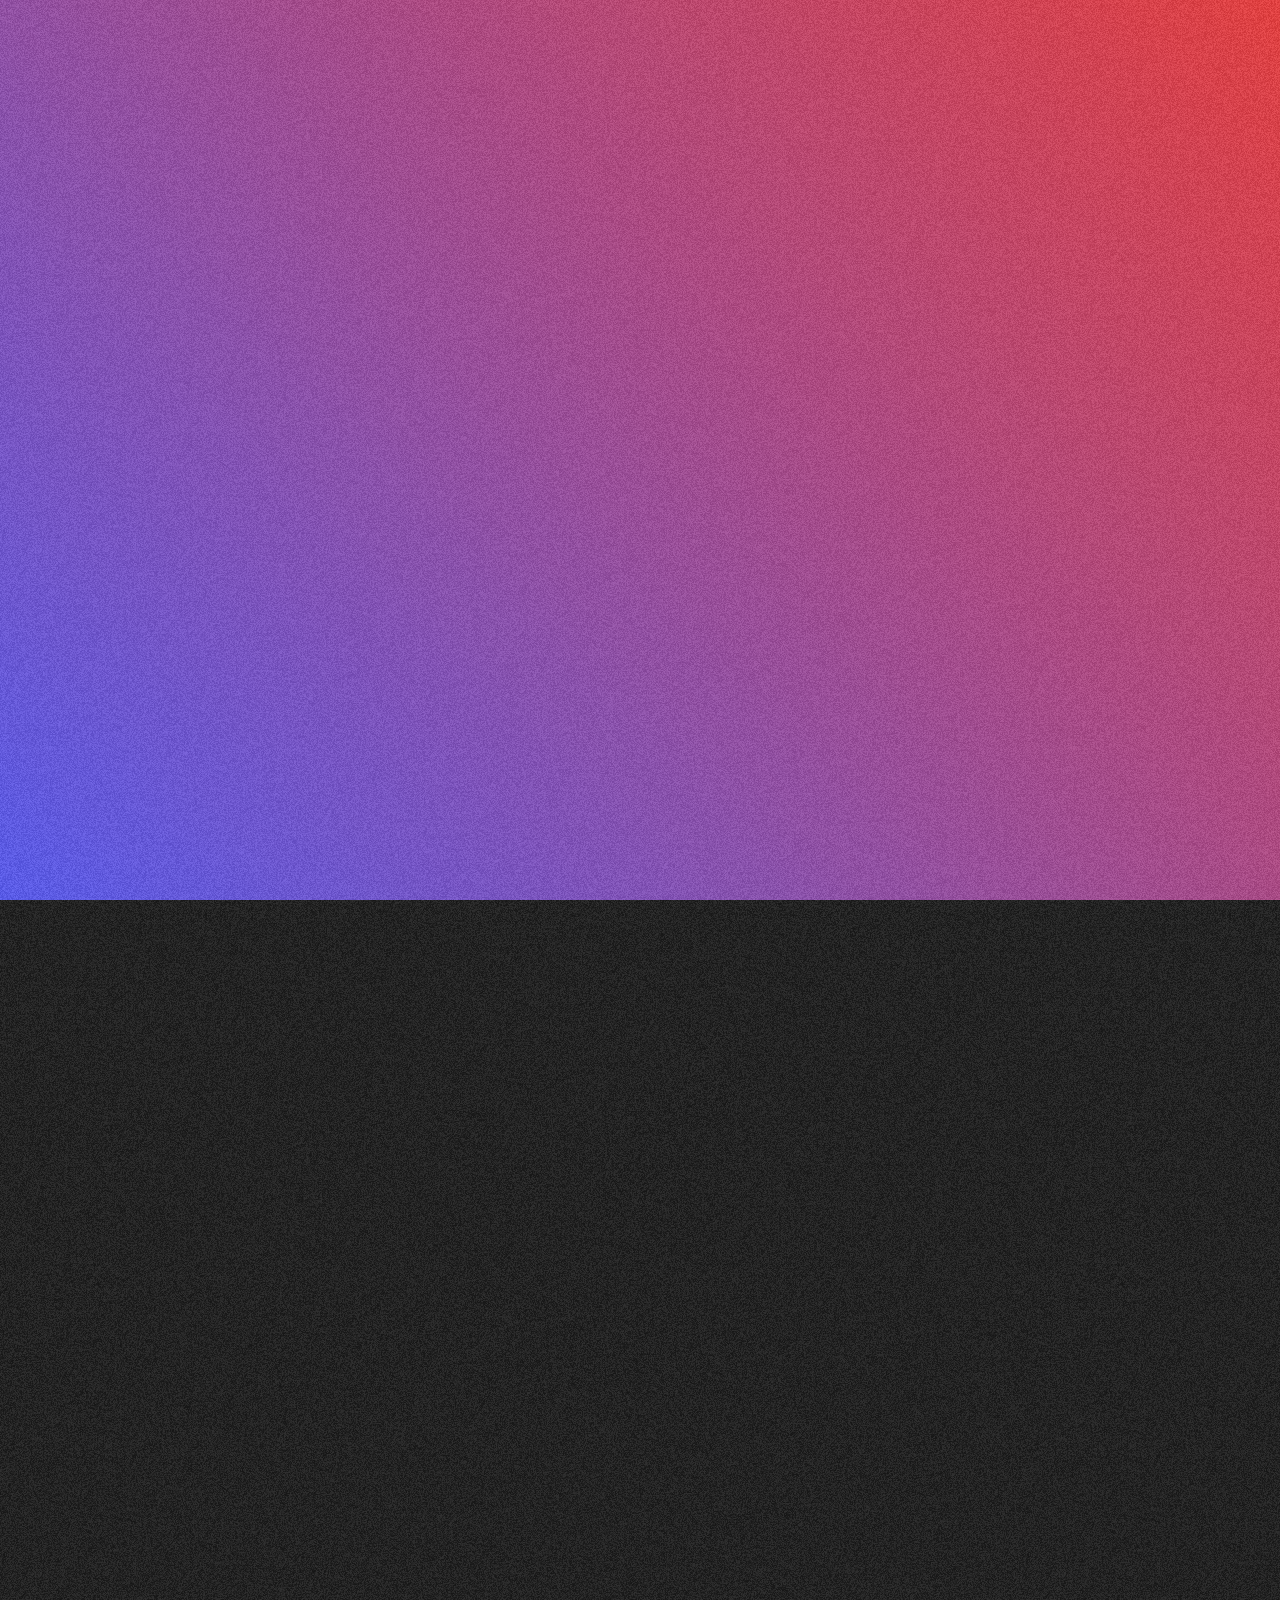
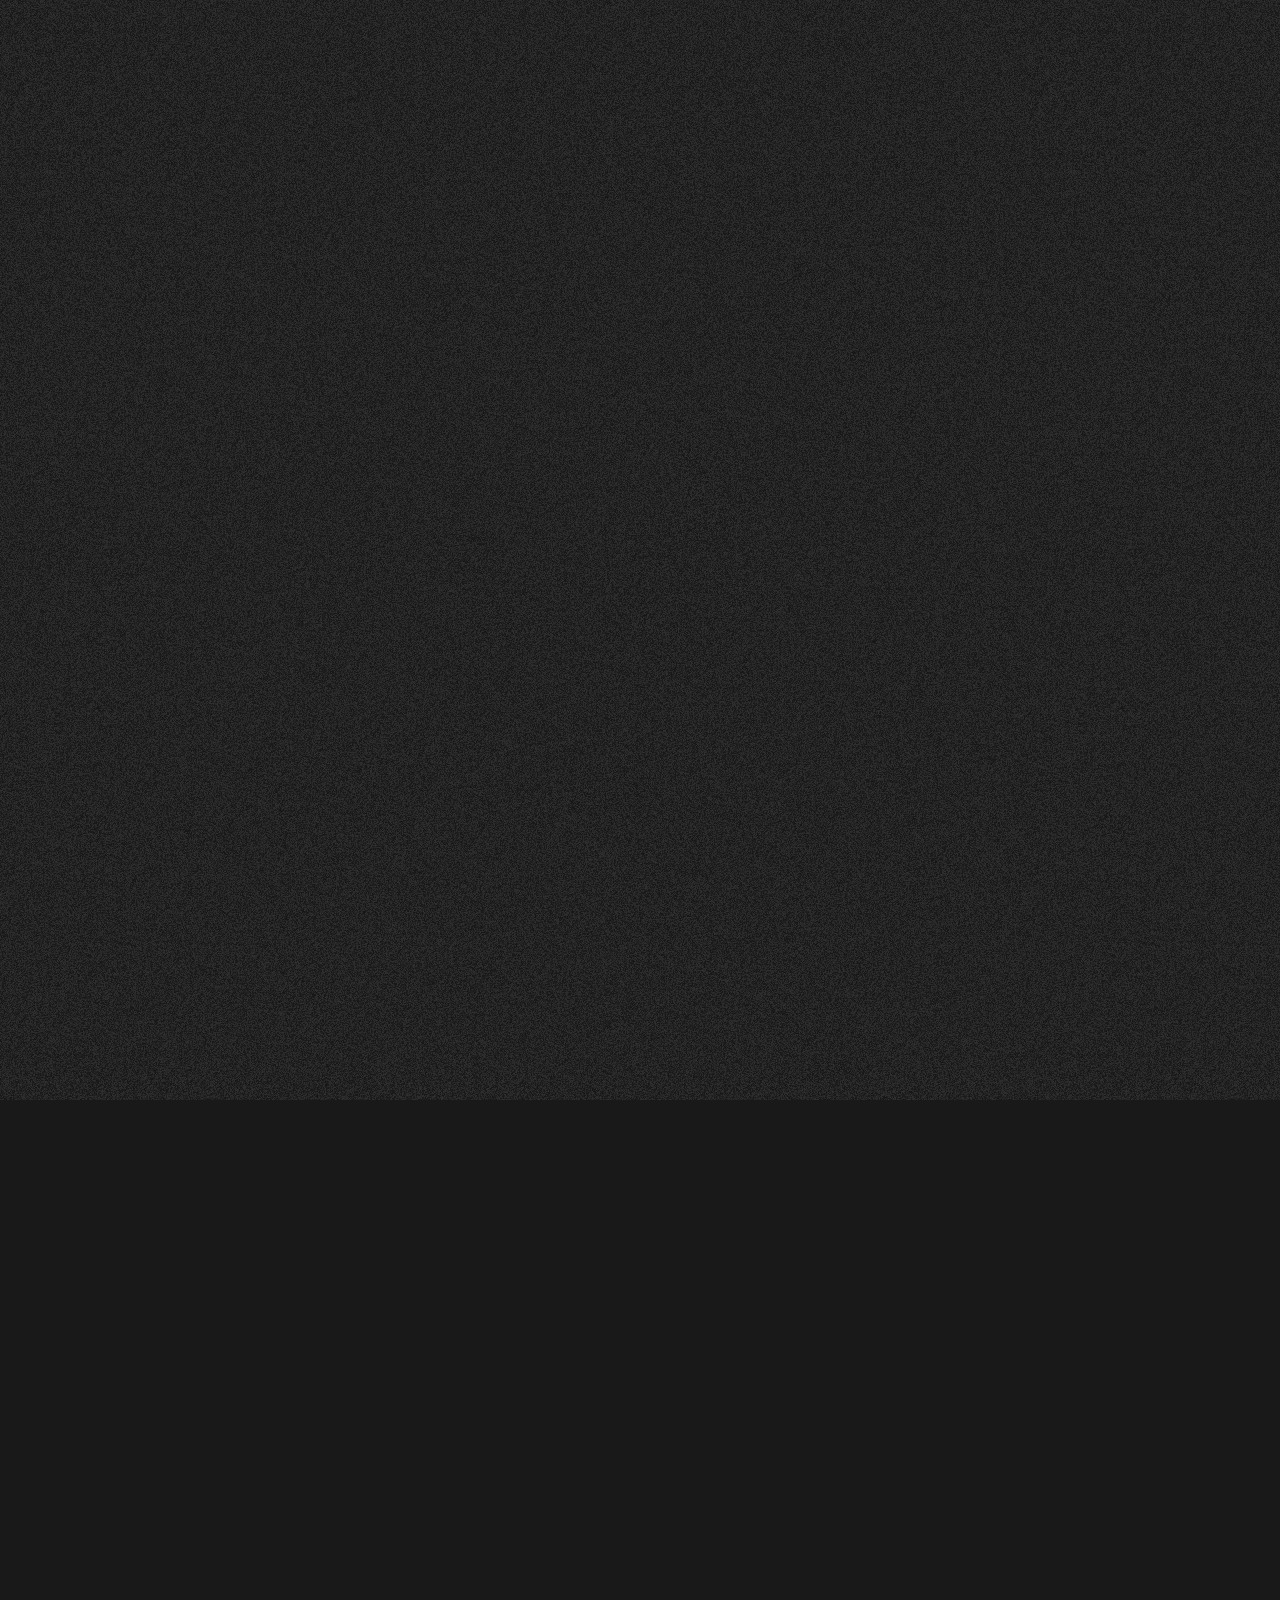
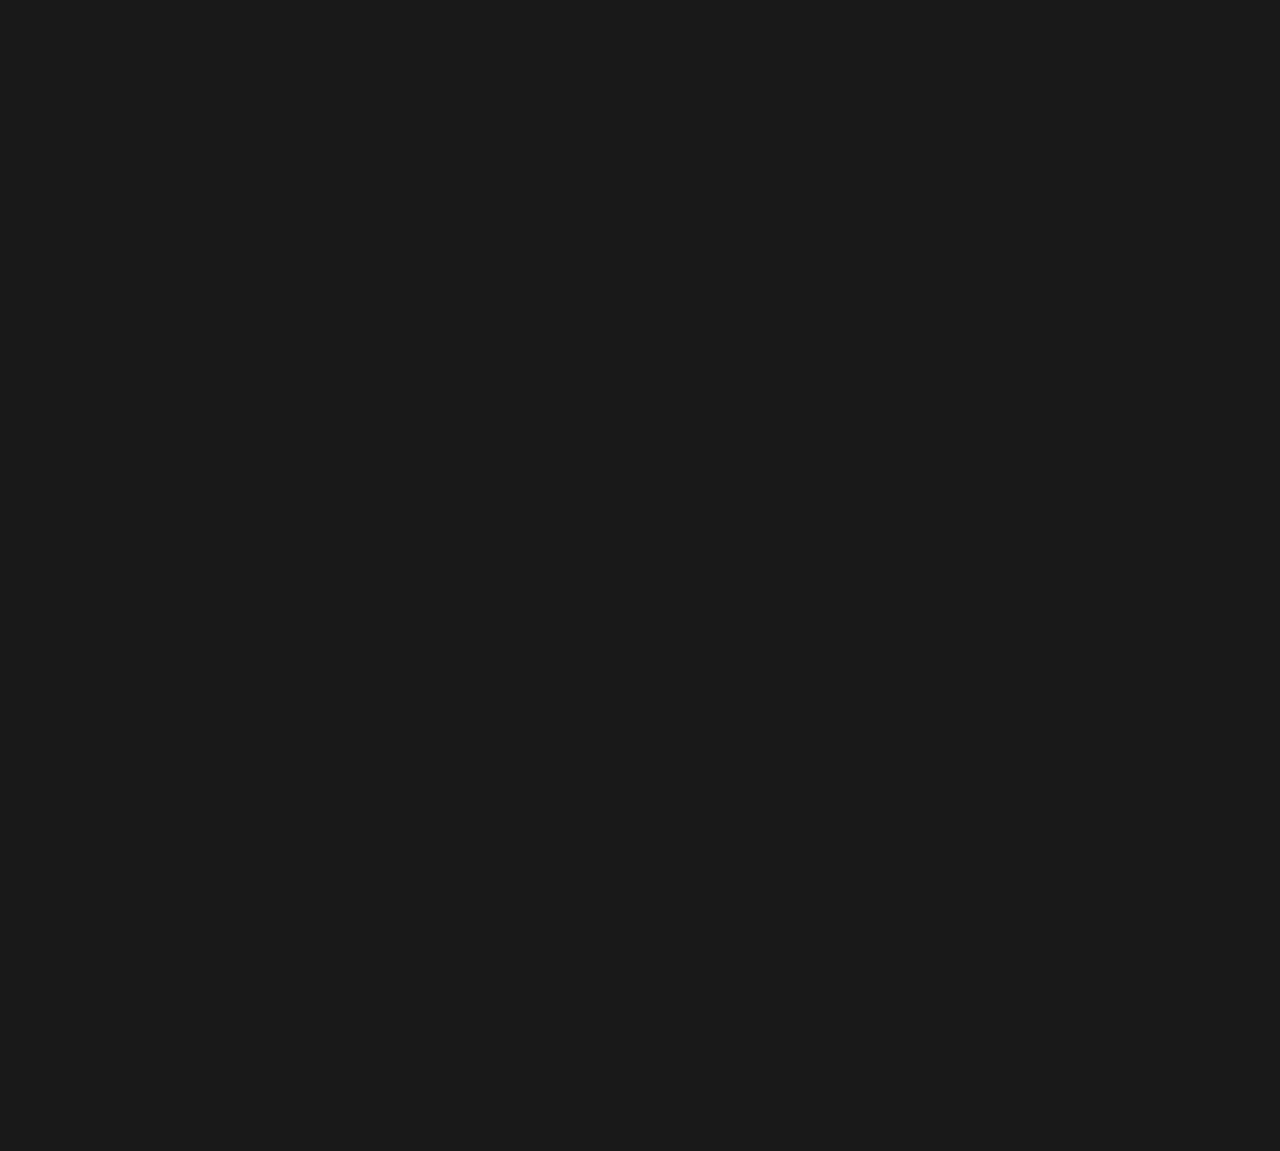
<file: index.html>
<!DOCTYPE html>
<html lang="en">
<head>
    <meta charset="UTF-8">
    <meta name="viewport" content="width=device-width, initial-scale=1.0">
    <title>Third Dawn Studios</title>
    <link rel="stylesheet" href="fonts.css">
    <link rel="stylesheet" href="style.css">
    <link rel="preload" href="images/noise.webp" as="image">
    <script src="favicon.js"></script>
</head>
<body>
  <div id="header">
    <div id="toolbar">
      <svg xmlns="http://www.w3.org/2000/svg" class="inactive" viewBox="0 -960 960 960" fill="#fff" onclick="window.location.href = '/projects'"><path d="M160-160q-33 0-56.5-23.5T80-240v-480q0-33 23.5-56.5T160-800h240l80 80h320q33 0 56.5 23.5T880-640v400q0 33-23.5 56.5T800-160H160Z"/></svg>
      <svg xmlns="http://www.w3.org/2000/svg" class="active" viewBox="0 -960 960 960" fill="#fff"><path d="M160-120v-480l320-240 320 240v480H560v-280H400v280H160Z"/></svg>
      <svg xmlns="http://www.w3.org/2000/svg" class="inactive" viewBox="0 -960 960 960" fill="#fff" onclick="window.location.href = '/team'"><path d="M40-160v-112q0-34 17.5-62.5T104-378q62-31 126-46.5T360-440q66 0 130 15.5T616-378q29 15 46.5 43.5T680-272v112H40Zm720 0v-120q0-44-24.5-84.5T666-434q51 6 96 20.5t84 35.5q36 20 55 44.5t19 53.5v120H760ZM360-480q-66 0-113-47t-47-113q0-66 47-113t113-47q66 0 113 47t47 113q0 66-47 113t-113 47Zm400-160q0 66-47 113t-113 47q-11 0-28-2.5t-28-5.5q27-32 41.5-71t14.5-81q0-42-14.5-81T544-792q14-5 28-6.5t28-1.5q66 0 113 47t47 113Z"/></svg>
    </div>
  </div>
  <div id="main">
    <svg id="mainSvg" xmlns="http://www.w3.org/2000/svg" viewBox="0 0 350 180">
        <defs>
          <filter id="glow" x="-50%" y="-50%" width="200%" height="200%">
            <feGaussianBlur in="SourceGraphic" stdDeviation="2" result="blurred"/>
            <feMerge>
              <feMergeNode in="blurred"/>
              <feMergeNode in="SourceGraphic"/>
            </feMerge>
          </filter>
          <linearGradient id="fadeout" x1="0%" y1="100%" x2="100%" y2="0%">
            <stop offset="19.5%" style="stop-color: #fff; stop-opacity: 0" />
            <stop offset="22%" style="stop-color: #fff; stop-opacity: 0.5" />
            <stop offset="80%" style="stop-color: #fff; stop-opacity: 0.5" />
            <stop offset="82.5%" style="stop-color: #fff; stop-opacity: 0" />
          </linearGradient>
        </defs>
        <ellipse cx="160" cy="90" rx="227.8125" ry="151.875" style="transform-origin: 160px 90px; transform: rotate(40deg)" fill="none" stroke="black" stroke-width="1px" class="orbit0" pathLength="100"/>
        <ellipse cx="160" cy="90" rx="151.875" ry="101.25" style="transform-origin: 160px 90px; transform: rotate(40deg)" fill="none" stroke="black" stroke-width="1px" class="orbit1" pathLength="100"/>
        <ellipse cx="160" cy="90" rx="101.25" ry="67.5" style="transform-origin: 160px 90px; transform: rotate(40deg)" fill="none" stroke="black" stroke-width="1px" class="orbit2" pathLength="100"/>
        <ellipse cx="160" cy="90" rx="67.5" ry="45" style="transform-origin: 160px 90px; transform: rotate(40deg)" fill="none" stroke="black" stroke-width="1px" class="orbit3" pathLength="100"/>
        <ellipse cx="160" cy="90" rx="45" ry="30" style="transform-origin: 160px 90px; transform: rotate(40deg)" fill="none" stroke="black" stroke-width="1px" class="orbit4" pathLength="100"/>
        <text x="50" y="100" font-size="30" fill="none" stroke="#9FF" stroke-width="0.5" filter="url(#glow)" pathLength="1" class="path">Third Dawn Studios</text>
    </svg>     
    <div id="scrollDownIcon">
      <a href="#content">
        <svg xmlns="http://www.w3.org/2000/svg" fill="inherit" class="bi bi-caret-down-fill" viewBox="0 0 16 16">
          <path d="M7.247 11.14 2.451 5.658C1.885 5.013 2.345 4 3.204 4h9.592a1 1 0 0 1 .753 1.659l-4.796 5.48a1 1 0 0 1-1.506 0z"/>
        </svg>
      </a>
    </div>
  </div>
  <div id="content">
    <h1>One studio for <span class="textColour cursor">everything.</span></h1>
    <h2>We are committed to building a better future, a monumental task for any one group...</h2>
    <p>Which is why we aren't limiting ourselves to just one industry. By reaching beyond industry borders through shared experiences and goals, we are working towards a future for all.<br>This manifests as Third Dawn Studios releasing all types of products, whether it be music, games, software or hardware.</p>
    <div id="productCarousel">
      <svg xmlns="http://www.w3.org/2000/svg" fill="currentColor" class="bi bi-cassette-fill" viewBox="0 0 16 16">
        <path d="M1.5 2A1.5 1.5 0 0 0 0 3.5v9A1.5 1.5 0 0 0 1.5 14h.191l1.862-3.724A.5.5 0 0 1 4 10h8a.5.5 0 0 1 .447.276L14.31 14h.191a1.5 1.5 0 0 0 1.5-1.5v-9A1.5 1.5 0 0 0 14.5 2zM4 7a1 1 0 1 1 0-2 1 1 0 0 1 0 2m8 0a1 1 0 1 1 0-2 1 1 0 0 1 0 2M6 6a1 1 0 0 1 1-1h2a1 1 0 0 1 0 2H7a1 1 0 0 1-1-1"/>
        <path d="m13.191 14-1.5-3H4.309l-1.5 3z"/>
      </svg>
      <svg xmlns="http://www.w3.org/2000/svg" fill="currentColor" class="bi bi-camera-video-fill" viewBox="0 0 16 16">
        <path fill-rule="evenodd" d="M0 5a2 2 0 0 1 2-2h7.5a2 2 0 0 1 1.983 1.738l3.11-1.382A1 1 0 0 1 16 4.269v7.462a1 1 0 0 1-1.406.913l-3.111-1.382A2 2 0 0 1 9.5 13H2a2 2 0 0 1-2-2z"/>
      </svg>
      <svg xmlns="http://www.w3.org/2000/svg" fill="currentColor" class="bi bi-code" viewBox="0 0 16 16">
        <path d="M5.854 4.854a.5.5 0 1 0-.708-.708l-3.5 3.5a.5.5 0 0 0 0 .708l3.5 3.5a.5.5 0 0 0 .708-.708L2.707 8zm4.292 0a.5.5 0 0 1 .708-.708l3.5 3.5a.5.5 0 0 1 0 .708l-3.5 3.5a.5.5 0 0 1-.708-.708L13.293 8z"/>
      </svg>
      <svg xmlns="http://www.w3.org/2000/svg" fill="currentColor" class="bi bi-nut-fill" viewBox="0 0 16 16">
        <path d="M4.58 1a1 1 0 0 0-.868.504l-3.428 6a1 1 0 0 0 0 .992l3.428 6A1 1 0 0 0 4.58 15h6.84a1 1 0 0 0 .868-.504l3.429-6a1 1 0 0 0 0-.992l-3.429-6A1 1 0 0 0 11.42 1zm5.018 9.696a3 3 0 1 1-3-5.196 3 3 0 0 1 3 5.196"/>
      </svg>    
      <svg xmlns="http://www.w3.org/2000/svg" fill="currentColor" class="bi bi-android" viewBox="0 0 16 16">
        <path d="M2.76 3.061a.5.5 0 0 1 .679.2l1.283 2.352A8.9 8.9 0 0 1 8 5a8.9 8.9 0 0 1 3.278.613l1.283-2.352a.5.5 0 1 1 .878.478l-1.252 2.295C14.475 7.266 16 9.477 16 12H0c0-2.523 1.525-4.734 3.813-5.966L2.56 3.74a.5.5 0 0 1 .2-.678ZM5 10a1 1 0 1 0 0-2 1 1 0 0 0 0 2m6 0a1 1 0 1 0 0-2 1 1 0 0 0 0 2"/>
      </svg>
      <svg xmlns="http://www.w3.org/2000/svg" fill="currentColor" class="bi bi-apple" viewBox="0 0 16 16">
        <path d="M11.182.008C11.148-.03 9.923.023 8.857 1.18c-1.066 1.156-.902 2.482-.878 2.516s1.52.087 2.475-1.258.762-2.391.728-2.43m3.314 11.733c-.048-.096-2.325-1.234-2.113-3.422s1.675-2.789 1.698-2.854-.597-.79-1.254-1.157a3.7 3.7 0 0 0-1.563-.434c-.108-.003-.483-.095-1.254.116-.508.139-1.653.589-1.968.607-.316.018-1.256-.522-2.267-.665-.647-.125-1.333.131-1.824.328-.49.196-1.422.754-2.074 2.237-.652 1.482-.311 3.83-.067 4.56s.625 1.924 1.273 2.796c.576.984 1.34 1.667 1.659 1.899s1.219.386 1.843.067c.502-.308 1.408-.485 1.766-.472.357.013 1.061.154 1.782.539.571.197 1.111.115 1.652-.105.541-.221 1.324-1.059 2.238-2.758q.52-1.185.473-1.282"/>
        <path d="M11.182.008C11.148-.03 9.923.023 8.857 1.18c-1.066 1.156-.902 2.482-.878 2.516s1.52.087 2.475-1.258.762-2.391.728-2.43m3.314 11.733c-.048-.096-2.325-1.234-2.113-3.422s1.675-2.789 1.698-2.854-.597-.79-1.254-1.157a3.7 3.7 0 0 0-1.563-.434c-.108-.003-.483-.095-1.254.116-.508.139-1.653.589-1.968.607-.316.018-1.256-.522-2.267-.665-.647-.125-1.333.131-1.824.328-.49.196-1.422.754-2.074 2.237-.652 1.482-.311 3.83-.067 4.56s.625 1.924 1.273 2.796c.576.984 1.34 1.667 1.659 1.899s1.219.386 1.843.067c.502-.308 1.408-.485 1.766-.472.357.013 1.061.154 1.782.539.571.197 1.111.115 1.652-.105.541-.221 1.324-1.059 2.238-2.758q.52-1.185.473-1.282"/>
      </svg> 
      <svg xmlns="http://www.w3.org/2000/svg" fill="currentColor" class="bi bi-bag-fill" viewBox="0 0 16 16">
        <path d="M8 1a2.5 2.5 0 0 1 2.5 2.5V4h-5v-.5A2.5 2.5 0 0 1 8 1m3.5 3v-.5a3.5 3.5 0 1 0-7 0V4H1v10a2 2 0 0 0 2 2h10a2 2 0 0 0 2-2V4z"/>
      </svg>
      <svg xmlns="http://www.w3.org/2000/svg" fill="currentColor" class="bi bi-question-lg" viewBox="0 0 16 16">
        <path fill-rule="evenodd" d="M4.475 5.458c-.284 0-.514-.237-.47-.517C4.28 3.24 5.576 2 7.825 2c2.25 0 3.767 1.36 3.767 3.215 0 1.344-.665 2.288-1.79 2.973-1.1.659-1.414 1.118-1.414 2.01v.03a.5.5 0 0 1-.5.5h-.77a.5.5 0 0 1-.5-.495l-.003-.2c-.043-1.221.477-2.001 1.645-2.712 1.03-.632 1.397-1.135 1.397-2.028 0-.979-.758-1.698-1.926-1.698-1.009 0-1.71.529-1.938 1.402-.066.254-.278.461-.54.461h-.777ZM7.496 14c.622 0 1.095-.474 1.095-1.09 0-.618-.473-1.092-1.095-1.092-.606 0-1.087.474-1.087 1.091S6.89 14 7.496 14"/>
      </svg>        
    </div>
    <svg class="waves" xmlns="http://www.w3.org/2000/svg" viewBox="0 0 1440 50">
      <defs>
        <linearGradient id="waveGradient" x1="0%" y1="0%" x2="100%" y2="0%">
          <stop offset="0%" style="stop-color: var(--colour-one); stop-opacity: 1" />
          <stop offset="100%" style="stop-color: var(--colour-two); stop-opacity: 1" />
        </linearGradient>
      </defs>
      <path style="transform: scale(1, 0.1)" fill="url(#waveGradient)" fill-opacity="1" 
            d="M0,224L17.1,197.3C34.3,171,69,117,103,90.7C137.1,64,171,64,206,58.7C240,53,274,43,309,64C342.9,85,377,139,411,144C445.7,149,480,107,514,101.3C548.6,96,583,128,617,138.7C651.4,149,686,139,720,117.3C754.3,96,789,64,823,64C857.1,64,891,96,926,133.3C960,171,994,213,1029,240C1062.9,267,1097,277,1131,261.3C1165.7,245,1200,203,1234,160C1268.6,117,1303,75,1337,96C1371.4,117,1406,203,1423,245.3L1440,288L1440,320L1422.9,320C1405.7,320,1371,320,1337,320C1302.9,320,1269,320,1234,320C1200,320,1166,320,1131,320C1097.1,320,1063,320,1029,320C994.3,320,960,320,926,320C891.4,320,857,320,823,320C788.6,320,754,320,720,320C685.7,320,651,320,617,320C582.9,320,549,320,514,320C480,320,446,320,411,320C377.1,320,343,320,309,320C274.3,320,240,320,206,320C171.4,320,137,320,103,320C68.6,320,34,320,17,320L0,320Z"/>
      <path style="transform: scale(1, 0.11)" fill="#191919" fill-opacity="1"
            d="M0,234L17.1,217.3C34.3,191,69,137,103,110.7C137.1,84,171,84,206,78.7C240,73,274,63,309,84C342.9,105,377,159,411,164C445.7,169,480,127,514,121.3C548.6,116,583,148,617,158.7C651.4,169,686,159,720,137.3C754.3,116,789,84,823,84C857.1,84,891,116,926,153.3C960,191,994,233,1029,260C1062.9,287,1097,297,1131,281.3C1165.7,265,1200,223,1234,180C1268.6,137,1303,95,1337,116C1371.4,137,1406,223,1423,265.3L1440,308L1440,320L1422.9,320C1405.7,320,1371,320,1337,320C1302.9,320,1269,320,1234,320C1200,320,1166,320,1131,320C1097.1,320,1063,320,1029,320C994.3,320,960,320,926,320C891.4,320,857,320,823,320C788.6,320,754,320,720,320C685.7,320,651,320,617,320C582.9,320,549,320,514,320C480,320,446,320,411,320C377.1,320,343,320,309,320C274.3,320,240,320,206,320C171.4,320,137,320,103,320C68.6,320,34,320,17,320L0,320Z"/>
    </svg>
    <h1 class="cursor">What's the plan?</h1>
    <h2>In truth, we don't have one...</h2>
    <p>But we can show you what we think it might look like</p>
    <svg id="timeline" xmlns="http://www.w3.org/2000/svg" viewBox="-10.483 12.615 315.4672 330.79">
      <defs>
        <linearGradient id="gradient" x1="0%" y1="0%" x2="100%" y2="0%">
          <stop offset="0%" style="stop-color: var(--colour-one); stop-opacity: 1" />
          <stop offset="100%" style="stop-color: var(--colour-two); stop-opacity: 1" />
        </linearGradient>
        <filter id="glow" x="-50%" y="-50%" width="200%" height="200%">
          <feGaussianBlur in="SourceGraphic" stdDeviation="2" result="blurred"/>
          <feMerge>
            <feMergeNode in="blurred"/>
            <feMergeNode in="SourceGraphic"/>
          </feMerge>
        </filter>
      </defs>
      <g transform="translate(100,67.5), scale(10)"><path pathLength="10" class="backgroundStar" fill="url(#gradient)" d="M7.657 6.247c.11-.33.576-.33.686 0l.645 1.937a2.89 2.89 0 0 0 1.829 1.828l1.936.645c.33.11.33.576 0 .686l-1.937.645a2.89 2.89 0 0 0-1.828 1.829l-.645 1.936a.361.361 0 0 1-.686 0l-.645-1.937a2.89 2.89 0 0 0-1.828-1.828l-1.937-.645a.361.361 0 0 1 0-.686l1.937-.645a2.89 2.89 0 0 0 1.828-1.828zM3.794 1.148a.217.217 0 0 1 .412 0l.387 1.162c.173.518.579.924 1.097 1.097l1.162.387a.217.217 0 0 1 0 .412l-1.162.387A1.73 1.73 0 0 0 4.593 5.69l-.387 1.162a.217.217 0 0 1-.412 0L3.407 5.69A1.73 1.73 0 0 0 2.31 4.593l-1.162-.387a.217.217 0 0 1 0-.412l1.162-.387A1.73 1.73 0 0 0 3.407 2.31zM10.863.099a.145.145 0 0 1 .274 0l.258.774c.115.346.386.617.732.732l.774.258a.145.145 0 0 1 0 .274l-.774.258a1.16 1.16 0 0 0-.732.732l-.258.774a.145.145 0 0 1-.274 0l-.258-.774a1.16 1.16 0 0 0-.732-.732L9.1 2.137a.145.145 0 0 1 0-.274l.774-.258c.346-.115.617-.386.732-.732z"/></g>
      <g transform="translate(2.5,182.5), scale(8)"><path pathLength="10" class="backgroundStar" fill="url(#gradient)" d="M7.657 6.247c.11-.33.576-.33.686 0l.645 1.937a2.89 2.89 0 0 0 1.829 1.828l1.936.645c.33.11.33.576 0 .686l-1.937.645a2.89 2.89 0 0 0-1.828 1.829l-.645 1.936a.361.361 0 0 1-.686 0l-.645-1.937a2.89 2.89 0 0 0-1.828-1.828l-1.937-.645a.361.361 0 0 1 0-.686l1.937-.645a2.89 2.89 0 0 0 1.828-1.828zM3.794 1.148a.217.217 0 0 1 .412 0l.387 1.162c.173.518.579.924 1.097 1.097l1.162.387a.217.217 0 0 1 0 .412l-1.162.387A1.73 1.73 0 0 0 4.593 5.69l-.387 1.162a.217.217 0 0 1-.412 0L3.407 5.69A1.73 1.73 0 0 0 2.31 4.593l-1.162-.387a.217.217 0 0 1 0-.412l1.162-.387A1.73 1.73 0 0 0 3.407 2.31zM10.863.099a.145.145 0 0 1 .274 0l.258.774c.115.346.386.617.732.732l.774.258a.145.145 0 0 1 0 .274l-.774.258a1.16 1.16 0 0 0-.732.732l-.258.774a.145.145 0 0 1-.274 0l-.258-.774a1.16 1.16 0 0 0-.732-.732L9.1 2.137a.145.145 0 0 1 0-.274l.774-.258c.346-.115.617-.386.732-.732z"/></g>
      <g transform="translate(100,102.5), scale(-4)"><path pathLength="10" class="backgroundStar" fill="url(#gradient)" d="M7.657 6.247c.11-.33.576-.33.686 0l.645 1.937a2.89 2.89 0 0 0 1.829 1.828l1.936.645c.33.11.33.576 0 .686l-1.937.645a2.89 2.89 0 0 0-1.828 1.829l-.645 1.936a.361.361 0 0 1-.686 0l-.645-1.937a2.89 2.89 0 0 0-1.828-1.828l-1.937-.645a.361.361 0 0 1 0-.686l1.937-.645a2.89 2.89 0 0 0 1.828-1.828zM3.794 1.148a.217.217 0 0 1 .412 0l.387 1.162c.173.518.579.924 1.097 1.097l1.162.387a.217.217 0 0 1 0 .412l-1.162.387A1.73 1.73 0 0 0 4.593 5.69l-.387 1.162a.217.217 0 0 1-.412 0L3.407 5.69A1.73 1.73 0 0 0 2.31 4.593l-1.162-.387a.217.217 0 0 1 0-.412l1.162-.387A1.73 1.73 0 0 0 3.407 2.31zM10.863.099a.145.145 0 0 1 .274 0l.258.774c.115.346.386.617.732.732l.774.258a.145.145 0 0 1 0 .274l-.774.258a1.16 1.16 0 0 0-.732.732l-.258.774a.145.145 0 0 1-.274 0l-.258-.774a1.16 1.16 0 0 0-.732-.732L9.1 2.137a.145.145 0 0 1 0-.274l.774-.258c.346-.115.617-.386.732-.732z"/></g>
      <g transform="translate(245,307.5), scale(-4)"><path pathLength="10" class="backgroundStar" fill="url(#gradient)" d="M7.657 6.247c.11-.33.576-.33.686 0l.645 1.937a2.89 2.89 0 0 0 1.829 1.828l1.936.645c.33.11.33.576 0 .686l-1.937.645a2.89 2.89 0 0 0-1.828 1.829l-.645 1.936a.361.361 0 0 1-.686 0l-.645-1.937a2.89 2.89 0 0 0-1.828-1.828l-1.937-.645a.361.361 0 0 1 0-.686l1.937-.645a2.89 2.89 0 0 0 1.828-1.828zM3.794 1.148a.217.217 0 0 1 .412 0l.387 1.162c.173.518.579.924 1.097 1.097l1.162.387a.217.217 0 0 1 0 .412l-1.162.387A1.73 1.73 0 0 0 4.593 5.69l-.387 1.162a.217.217 0 0 1-.412 0L3.407 5.69A1.73 1.73 0 0 0 2.31 4.593l-1.162-.387a.217.217 0 0 1 0-.412l1.162-.387A1.73 1.73 0 0 0 3.407 2.31zM10.863.099a.145.145 0 0 1 .274 0l.258.774c.115.346.386.617.732.732l.774.258a.145.145 0 0 1 0 .274l-.774.258a1.16 1.16 0 0 0-.732.732l-.258.774a.145.145 0 0 1-.274 0l-.258-.774a1.16 1.16 0 0 0-.732-.732L9.1 2.137a.145.145 0 0 1 0-.274l.774-.258c.346-.115.617-.386.732-.732z"/></g>
      <g transform="translate(40, 60)"><rect width="5" height="1" fill="white" rx="0.5" x="-7" y="-3.5"></rect><text font-size="10" fill="white">Game Project</text><text y="3" x="0.5" font-size="2.5" fill="white">Summer 24-25</text></g>
      <g transform="translate(100, 140)"><rect width="5" height="1" fill="white" rx="0.5" x="-7" y="-3.5"></rect><text font-size="10" fill="white">Mobile App</text><text y="3" x="0.5" font-size="2.5" fill="white">March-April 25</text></g>
      <g transform="translate(190, 90)"><rect width="5" height="1" fill="white" rx="0.5" x="-7" y="-3.5"></rect><text font-size="10" fill="white">Music Album</text><text y="3" x="0.5" font-size="2.5" fill="white">May-June 25</text></g>
      <g transform="translate(145, 180)"><rect width="5" height="1" fill="white" rx="0.5" x="122" y="-3.5"></rect><text font-size="10" fill="white">Wearable Device Prototype</text><text y="3" x="0.5" font-size="2.5" fill="white">Late 2025</text></g>
      <g transform="translate(145, 265)"><rect width="5" height="1" fill="white" rx="0.5" x="90" y="-3.5"></rect><text font-size="10" fill="white">Christmas Giveback</text><text y="3" x="0.5" font-size="2.5" fill="white">You know when</text></g>
      <g transform="translate(55, 275)"><text font-size="15" fill="white">???</text><text y="5" x="2.5" font-size="4" fill="white">2026-2027</text></g>
      <path pathLength="8" style="fill: none; stroke: #fff; stroke-width: 3px; stroke-linecap: round; stroke-miterlimit: 1;" d="M 28.096 30.772 L 28.096 104.167 C 28.096 104.167 21.216 137.424 52.179 147.745 C 83.142 158.066 77.982 123.662 114.106 124.235 C 150.23 124.808 212.156 85.245 160.55 57.148 C 108.944 29.051 111.812 72.63 111.812 72.63 C 111.812 72.63 106.078 105.887 168.578 129.396 C 231.078 152.905 351.491 81.804 273.509 187.882 C 195.527 293.96 312.5 347.286 169.151 284.213 C 25.802 221.14 48.165 273.318 51.032 284.786 C 53.899 296.254 96.33 340.405 96.33 340.405"/>
      <path pathLength="8" style="fill: none; stroke: #191919; stroke-width: 2.5px; stroke-linecap: round; stroke-miterlimit: 1;" d="M 28.096 30.772 L 28.096 104.167 C 28.096 104.167 21.216 137.424 52.179 147.745 C 83.142 158.066 77.982 123.662 114.106 124.235 C 150.23 124.808 212.156 85.245 160.55 57.148 C 108.944 29.051 111.812 72.63 111.812 72.63 C 111.812 72.63 106.078 105.887 168.578 129.396 C 231.078 152.905 351.491 81.804 273.509 187.882 C 195.527 293.96 312.5 347.286 169.151 284.213 C 25.802 221.14 48.165 273.318 51.032 284.786 C 53.899 296.254 96.33 340.405 96.33 340.405"/>
      <path pathLength="8" filter="url(#glow)" id="timelinePath" style="fill: none; stroke: url(#gradient); stroke-width: 2.5px; stroke-linecap: round; stroke-miterlimit: 1;" d="M 28.096 30.772 L 28.096 104.167 C 28.096 104.167 21.216 137.424 52.179 147.745 C 83.142 158.066 77.982 123.662 114.106 124.235 C 150.23 124.808 212.156 85.245 160.55 57.148 C 108.944 29.051 111.812 72.63 111.812 72.63 C 111.812 72.63 106.078 105.887 168.578 129.396 C 231.078 152.905 351.491 81.804 273.509 187.882 C 195.527 293.96 312.5 347.286 169.151 284.213 C 25.802 221.14 48.165 273.318 51.032 284.786 C 53.899 296.254 96.33 340.405 96.33 340.405"/>
      <ellipse style="fill: rgb(255, 255, 255);" cx="28.385" cy="25.517" rx="12.902" ry="12.902"/>
      <text x="18.5" y="28.5" font-size="10">2024</text>
    </svg>
    <h2>We're not psychics, we can't predict much further than this ;)</h2>
    <svg class="waves" xmlns="http://www.w3.org/2000/svg" viewBox="0 0 1440 50">
      <defs>
        <linearGradient id="waveGradient" x1="0%" y1="0%" x2="100%" y2="0%">
          <stop offset="0%" style="stop-color: var(--colour-one); stop-opacity: 1" />
          <stop offset="100%" style="stop-color: var(--colour-two); stop-opacity: 1" />
        </linearGradient>
      </defs>
      <path style="transform: scale(1, 0.1)" fill="url(#waveGradient)" fill-opacity="1" 
            d="M0,224L17.1,197.3C34.3,171,69,117,103,90.7C137.1,64,171,64,206,58.7C240,53,274,43,309,64C342.9,85,377,139,411,144C445.7,149,480,107,514,101.3C548.6,96,583,128,617,138.7C651.4,149,686,139,720,117.3C754.3,96,789,64,823,64C857.1,64,891,96,926,133.3C960,171,994,213,1029,240C1062.9,267,1097,277,1131,261.3C1165.7,245,1200,203,1234,160C1268.6,117,1303,75,1337,96C1371.4,117,1406,203,1423,245.3L1440,288L1440,320L1422.9,320C1405.7,320,1371,320,1337,320C1302.9,320,1269,320,1234,320C1200,320,1166,320,1131,320C1097.1,320,1063,320,1029,320C994.3,320,960,320,926,320C891.4,320,857,320,823,320C788.6,320,754,320,720,320C685.7,320,651,320,617,320C582.9,320,549,320,514,320C480,320,446,320,411,320C377.1,320,343,320,309,320C274.3,320,240,320,206,320C171.4,320,137,320,103,320C68.6,320,34,320,17,320L0,320Z"/>
      <path style="transform: scale(1, 0.11)" fill="#191919" fill-opacity="1"
            d="M0,234L17.1,217.3C34.3,191,69,137,103,110.7C137.1,84,171,84,206,78.7C240,73,274,63,309,84C342.9,105,377,159,411,164C445.7,169,480,127,514,121.3C548.6,116,583,148,617,158.7C651.4,169,686,159,720,137.3C754.3,116,789,84,823,84C857.1,84,891,116,926,153.3C960,191,994,233,1029,260C1062.9,287,1097,297,1131,281.3C1165.7,265,1200,223,1234,180C1268.6,137,1303,95,1337,116C1371.4,137,1406,223,1423,265.3L1440,308L1440,320L1422.9,320C1405.7,320,1371,320,1337,320C1302.9,320,1269,320,1234,320C1200,320,1166,320,1131,320C1097.1,320,1063,320,1029,320C994.3,320,960,320,926,320C891.4,320,857,320,823,320C788.6,320,754,320,720,320C685.7,320,651,320,617,320C582.9,320,549,320,514,320C480,320,446,320,411,320C377.1,320,343,320,309,320C274.3,320,240,320,206,320C171.4,320,137,320,103,320C68.6,320,34,320,17,320L0,320Z"/>
    </svg>
    <h1 class="cursor">But what <span class="textColour">actually</span> is Third Dawn Studios?</h1>
    <h2>It's a New Zealand company for publishing indie works.</h2>
    <p>- Indie games,<br>- Indie music,<br>- Indie films,<br>- Indie products,<br>- And so so much more...</p>
    <p>It's about creating a platform for people during our difficult economic times. It's about building up the innovators and visionaries who might get squashed by circumstance. And it's about bringing the future to us... and improving it in the process.</p>
    <q class="textColour">The future is bright only if we believe it can be</q>
    <p>- Some inspiring protagonist in the third act of their superhero origin story when they were beaten by the villain and need help from the town to beat the villain</p>
    <svg class="waves" xmlns="http://www.w3.org/2000/svg" viewBox="0 0 1440 50">
      <defs>
        <linearGradient id="waveGradient" x1="0%" y1="0%" x2="100%" y2="0%">
          <stop offset="0%" style="stop-color: var(--colour-one); stop-opacity: 1" />
          <stop offset="100%" style="stop-color: var(--colour-two); stop-opacity: 1" />
        </linearGradient>
      </defs>
      <path style="transform: scale(1, 0.1)" fill="url(#waveGradient)" fill-opacity="1" 
            d="M0,224L17.1,197.3C34.3,171,69,117,103,90.7C137.1,64,171,64,206,58.7C240,53,274,43,309,64C342.9,85,377,139,411,144C445.7,149,480,107,514,101.3C548.6,96,583,128,617,138.7C651.4,149,686,139,720,117.3C754.3,96,789,64,823,64C857.1,64,891,96,926,133.3C960,171,994,213,1029,240C1062.9,267,1097,277,1131,261.3C1165.7,245,1200,203,1234,160C1268.6,117,1303,75,1337,96C1371.4,117,1406,203,1423,245.3L1440,288L1440,320L1422.9,320C1405.7,320,1371,320,1337,320C1302.9,320,1269,320,1234,320C1200,320,1166,320,1131,320C1097.1,320,1063,320,1029,320C994.3,320,960,320,926,320C891.4,320,857,320,823,320C788.6,320,754,320,720,320C685.7,320,651,320,617,320C582.9,320,549,320,514,320C480,320,446,320,411,320C377.1,320,343,320,309,320C274.3,320,240,320,206,320C171.4,320,137,320,103,320C68.6,320,34,320,17,320L0,320Z"/>
      <path style="transform: scale(1, 0.11)" fill="#191919" fill-opacity="1"
            d="M0,234L17.1,217.3C34.3,191,69,137,103,110.7C137.1,84,171,84,206,78.7C240,73,274,63,309,84C342.9,105,377,159,411,164C445.7,169,480,127,514,121.3C548.6,116,583,148,617,158.7C651.4,169,686,159,720,137.3C754.3,116,789,84,823,84C857.1,84,891,116,926,153.3C960,191,994,233,1029,260C1062.9,287,1097,297,1131,281.3C1165.7,265,1200,223,1234,180C1268.6,137,1303,95,1337,116C1371.4,137,1406,223,1423,265.3L1440,308L1440,320L1422.9,320C1405.7,320,1371,320,1337,320C1302.9,320,1269,320,1234,320C1200,320,1166,320,1131,320C1097.1,320,1063,320,1029,320C994.3,320,960,320,926,320C891.4,320,857,320,823,320C788.6,320,754,320,720,320C685.7,320,651,320,617,320C582.9,320,549,320,514,320C480,320,446,320,411,320C377.1,320,343,320,309,320C274.3,320,240,320,206,320C171.4,320,137,320,103,320C68.6,320,34,320,17,320L0,320Z"/>
    </svg>
  </div>
  <footer class="footerContainer">
    <div class="row"><h1>Third Dawn Studios</h1><a href="https://g.co/kgs/8oDYffJ" class="textColour">Nelson, New Zealand</a><div class="tooltip">Programmer: Vincent Rodley<div class="tooltiptext">Also a Youtuber <a href="https://www.youtube.com/@vindognz">@vindognz</a></div></div><div class="tooltip">Developer: Fionn Cassidy<div class="tooltiptext"><i>He's working on a game</i></div></div><div class="tooltip">CEO: Joel Batchelar<div class="tooltiptext">And built this website</div></div></div>
    <div class="row"><h2>Join Us</h2><form id="emailform"><input type="email" placeholder="you@email.com"><div id="submitButton" onclick="this.parentElement.requestSubmit()">-></div></form><br><h2>Have any questions?</h2><form id="amaform"><input type="text" placeholder="AMA question"><div id="submitButton" onclick="this.parentElement.requestSubmit()">-></div></form></div>
    <div class="row"><h2>Quick Links</h2><a href="#main" style="color: #919bff; margin-top: 10px;">To Top</a><a href="/team" style="color: #919bff; margin-top: 5px;">Meet The Team</a><a href="/projects" style="color: #919bff; margin-top: 5px;">Projects</a></div>
  </footer>
  <script src="script.js"></script>
</body>
</html>
</file>
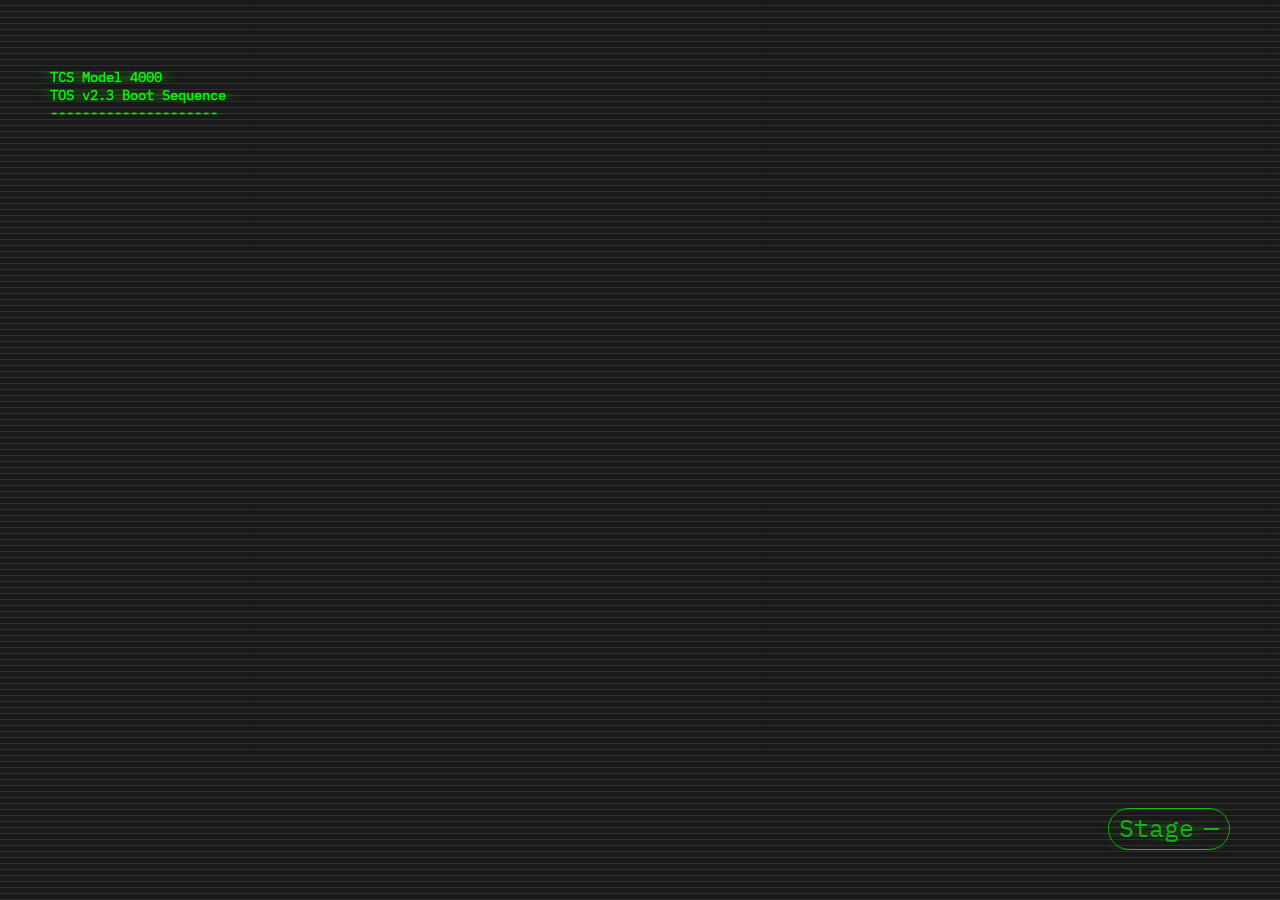
<file: miraishi.html>
<!DOCTYPE html>
<html lang="en">
<head>
    <meta charset="UTF-8">
    <meta name="viewport" content="width=device-width, initial-scale=1.0">
    <title>Project Miraishi</title>
    <link rel="stylesheet" href="miraishi.css">
</head>
<body>
    <svg style="display: none;">
        <defs>
        <filter id="glow" x="-50%" y="-50%" width="200%" height="200%">
          <feGaussianBlur in="SourceGraphic" stdDeviation="10,0.1" result="blurred"/>
          <feComponentTransfer in="blurred" result="glow">
            <feFuncA type="table" tableValues="0 0.5"/>
          </feComponentTransfer>
          <feBlend in="SourceGraphic" in2="glow" mode="screen"></feBlend>
        </filter>
      </defs>
    </svg>
    <div class="overlay">
    </div>
    <div class="container">
      <div class="shareableLink" style="display: none;"><div id="qrcode"></div><a id="link" href="https://thirddawnstudios.com/miraishi?stage=">https://thirddawnstudios.com/miraishi?stage=</a></div>
      <div id="stageIndicator" onclick="showStage()"><p id="stageLabel">Stage —</p></div>
      <h1 id="console"></h1>
      <input type="text" id="input" autofocus="true" onblur="this.focus()"></input>
      <h1 id="hint">

      </h1>
    </div>
    <script src="libs/qrcode.js"></script>
    <script src="miraishi.js"></script>
</body>
</html>
</file>
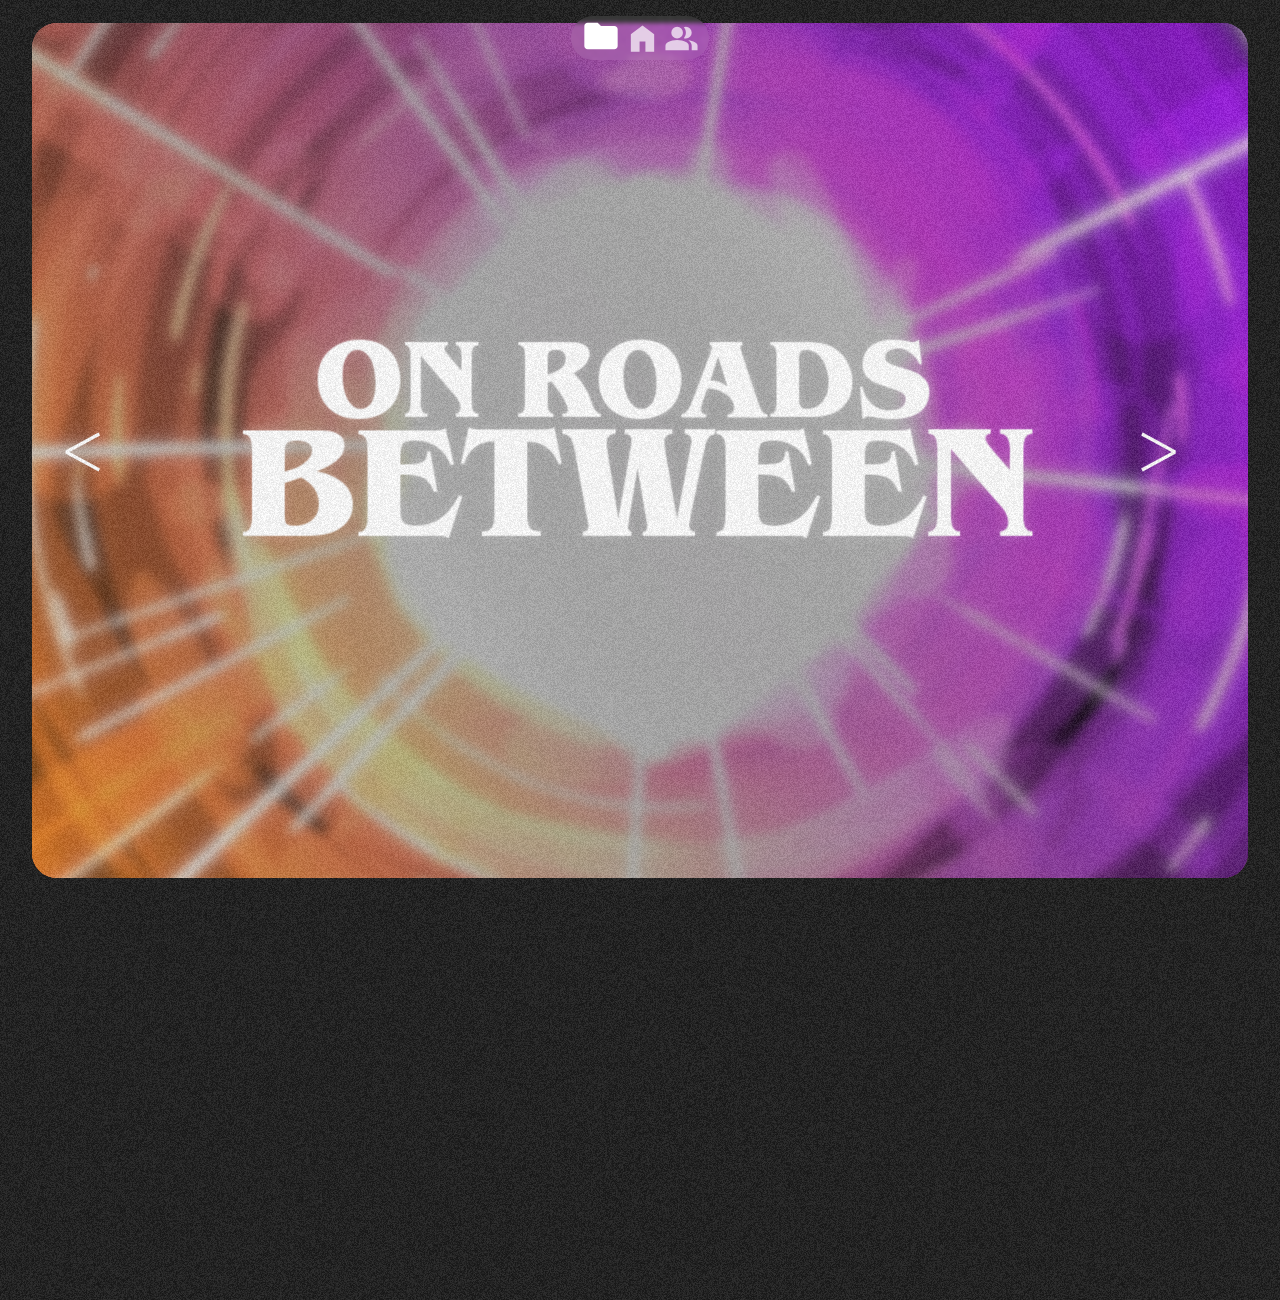
<file: projects.html>
<!DOCTYPE html>
<html lang="en">
<head>
    <meta charset="UTF-8">
    <meta name="viewport" content="width=device-width, initial-scale=1.0">
    <title>Third Dawn Studios</title>
    <link rel="stylesheet" href="fonts.css">
    <link rel="stylesheet" href="projects.css">
    <link rel="preload" href="images/noise.webp" as="image">
    <script src="favicon.js"></script>
</head>
    <body>
        <div id="header">
            <div id="toolbar">
                <svg xmlns="http://www.w3.org/2000/svg" class="active" viewBox="0 -960 960 960" fill="#fff"><path d="M160-160q-33 0-56.5-23.5T80-240v-480q0-33 23.5-56.5T160-800h240l80 80h320q33 0 56.5 23.5T880-640v400q0 33-23.5 56.5T800-160H160Z"/></svg>
                <svg xmlns="http://www.w3.org/2000/svg" class="inactive" viewBox="0 -960 960 960" fill="#fff" onclick="window.location.href = '/?skip'"><path d="M160-120v-480l320-240 320 240v480H560v-280H400v280H160Z"/></svg>
                <svg xmlns="http://www.w3.org/2000/svg" class="inactive" viewBox="0 -960 960 960" fill="#fff" onclick="window.location.href = '/team'"><path d="M40-160v-112q0-34 17.5-62.5T104-378q62-31 126-46.5T360-440q66 0 130 15.5T616-378q29 15 46.5 43.5T680-272v112H40Zm720 0v-120q0-44-24.5-84.5T666-434q51 6 96 20.5t84 35.5q36 20 55 44.5t19 53.5v120H760ZM360-480q-66 0-113-47t-47-113q0-66 47-113t113-47q66 0 113 47t47 113q0 66-47 113t-113 47Zm400-160q0 66-47 113t-113 47q-11 0-28-2.5t-28-5.5q27-32 41.5-71t14.5-81q0-42-14.5-81T544-792q14-5 28-6.5t28-1.5q66 0 113 47t47 113Z"/></svg>
            </div>
        </div>
        <div id="hero">
            <div id="right-arrow" onclick="updateHero(true)">></div>
            <div id="left-arrow" onclick="updateHero(false)"><</div>
            <div id="foreground"></div>
            <div id="background"></div>
            <div id="next-foreground"></div>
            <div id="next-background"></div>
            <div id="gradient"></div>
            <div id="blurb">A multiplayer horror game set in 1980s New Zealand. You and your friends set off on a journey to get from the top of the country to the bottom, collecting evidence of the paranormal activity happening along the way. Grab your camera, your highschool car, a couple mates and floor it. The game is in active development. (Steam page coming soon)</div>
        </div>
        <footer class="footerContainer">
            <div class="row"><h1>Third Dawn Studios</h1><a href="https://g.co/kgs/8oDYffJ" class="textColour">Nelson, New Zealand</a><div class="tooltip">Programmer: Vincent Rodley<div class="tooltiptext">Also a Youtuber <a href="https://www.youtube.com/@vindognz">@vindognz</a></div></div><div class="tooltip">Developer: Fionn Cassidy<div class="tooltiptext"><i>He's working on a game</i></div></div><div class="tooltip">CEO: Joel Batchelar<div class="tooltiptext">And built this website</div></div></div>
            <div class="row"><h2>Join Us</h2><form id="emailform"><input type="email" placeholder="you@email.com"><div id="submitButton" onclick="this.parentElement.requestSubmit()">-></div></form><br><h2>Have any questions?</h2><form id="amaform"><input type="text" placeholder="AMA question"><div id="submitButton" onclick="this.parentElement.requestSubmit()">-></div></form></div>
            <div class="row"><h2>Quick Links</h2><a href="#main" style="color: #919bff; margin-top: 10px;">To Top</a><a href="/team" style="color: #919bff; margin-top: 5px;">Meet The Team</a><a href="/projects" style="color: #919bff; margin-top: 5px;">Projects</a></div>
        </footer>
        <script src="projects.js"></script>
    </body>
</html>
</file>
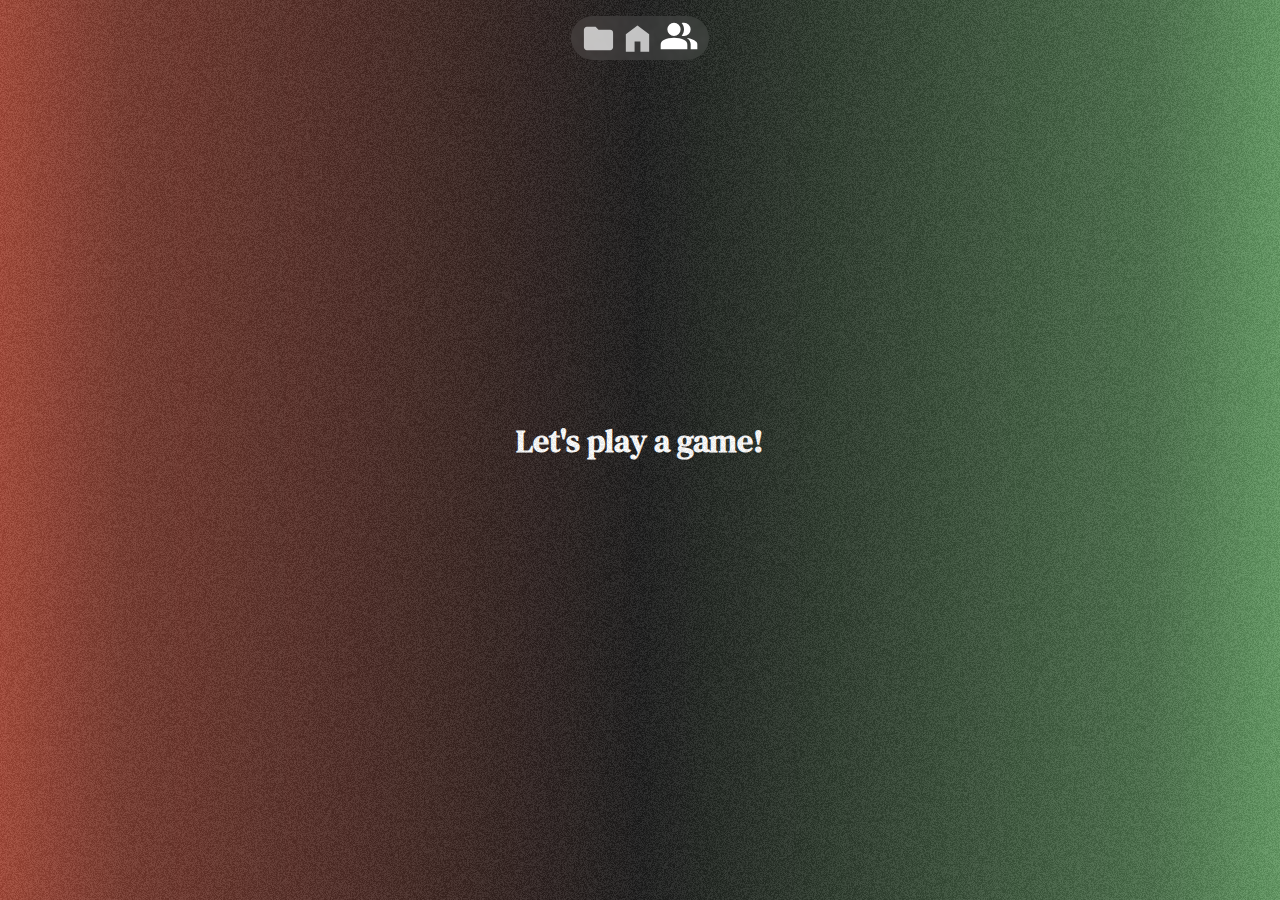
<file: team.html>
<!DOCTYPE html>
<html lang="en">
<head>
    <meta charset="UTF-8">
    <meta name="viewport" content="width=device-width, initial-scale=1.0">
    <title>Third Dawn Studios</title>
    <link rel="stylesheet" href="fonts.css">
    <link rel="stylesheet" href="team.css">
    <link rel="preload" href="images/noise.webp" as="image">
    <script src="favicon.js"></script>
</head>
<body>
  <div id="header">
    <div id="toolbar">
      <svg xmlns="http://www.w3.org/2000/svg" class="inactive" viewBox="0 -960 960 960" fill="#fff" onclick="window.location.href = '/projects'"><path d="M160-160q-33 0-56.5-23.5T80-240v-480q0-33 23.5-56.5T160-800h240l80 80h320q33 0 56.5 23.5T880-640v400q0 33-23.5 56.5T800-160H160Z"/></svg>
      <svg xmlns="http://www.w3.org/2000/svg" class="inactive" viewBox="0 -960 960 960" fill="#fff" onclick="window.location.href = '/?skip'"><path d="M160-120v-480l320-240 320 240v480H560v-280H400v280H160Z"/></svg>
      <svg xmlns="http://www.w3.org/2000/svg" class="active" viewBox="0 -960 960 960" fill="#fff"><path d="M40-160v-112q0-34 17.5-62.5T104-378q62-31 126-46.5T360-440q66 0 130 15.5T616-378q29 15 46.5 43.5T680-272v112H40Zm720 0v-120q0-44-24.5-84.5T666-434q51 6 96 20.5t84 35.5q36 20 55 44.5t19 53.5v120H760ZM360-480q-66 0-113-47t-47-113q0-66 47-113t113-47q66 0 113 47t47 113q0 66-47 113t-113 47Zm400-160q0 66-47 113t-113 47q-11 0-28-2.5t-28-5.5q27-32 41.5-71t14.5-81q0-42-14.5-81T544-792q14-5 28-6.5t28-1.5q66 0 113 47t47 113Z"/></svg>
    </div>
  </div>
  <div id="info"><h1>Let's play a game!</h1><p>(Click to progress)</p></div>
  <div id="main">
    
  </div>
  <div id="page" style="display: none;"></div>
  <script src="team.js"></script>
</body>
</html>
</file>
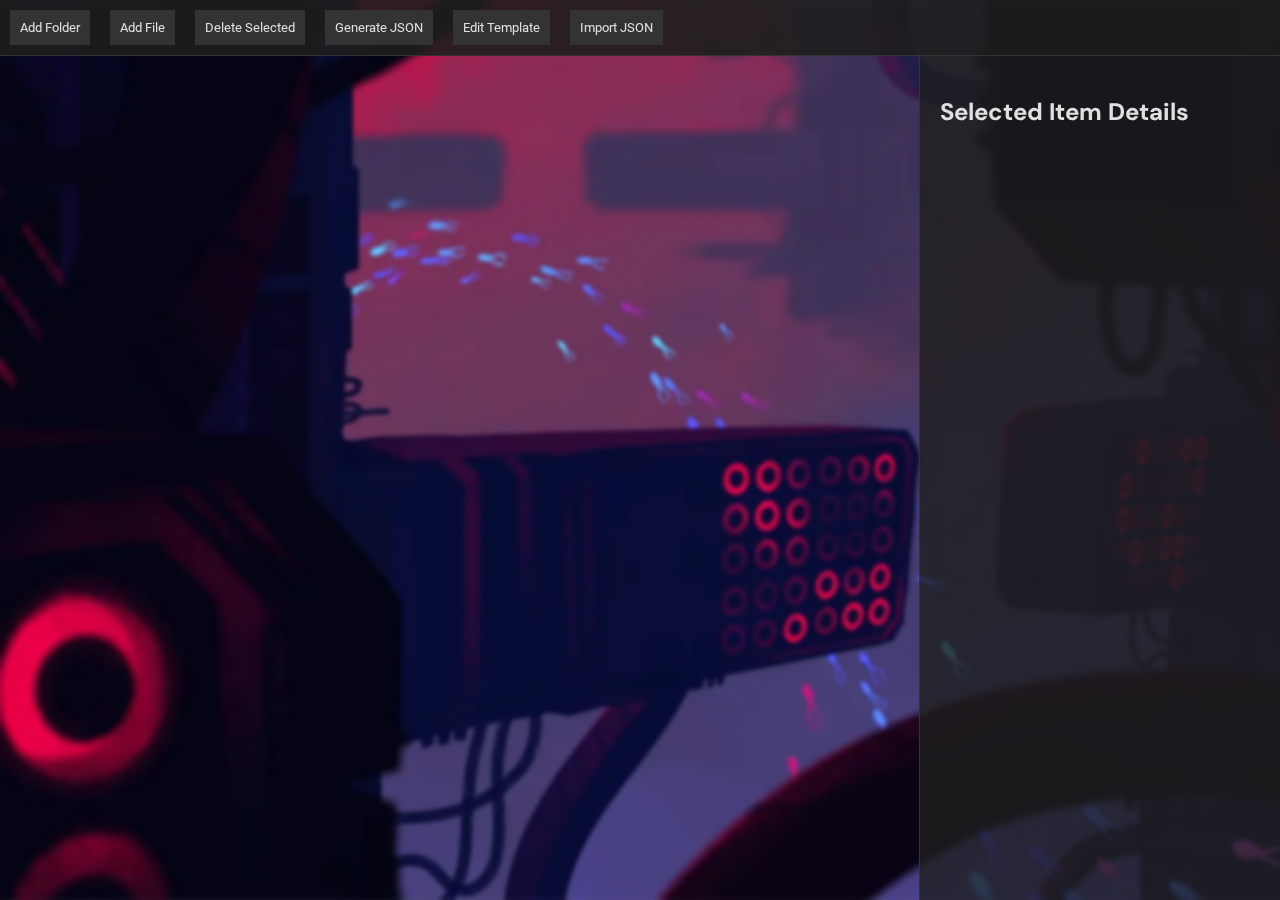
<file: tool.html>
<!DOCTYPE html>
<html lang="en">
<head>
    <meta charset="UTF-8">
    <meta name="viewport" content="width=device-width, initial-scale=1.0">
    <title>JSON Folder Structure Creator</title>
    <link rel="stylesheet" href="fonts.css">
    <style>
        body {
            font-family: 'Inter', sans-serif;
            display: flex;
            flex-direction: column;
            background-color: #121212;
            color: #e0e0e0;
            margin: 0;
            height: 100vh;
            overflow: auto;
            background: url('images/background/1.webp') no-repeat center center fixed;
            background-size: cover;
            backdrop-filter: brightness(1.2) blur(2px);
            animation: distortion 5s infinite;
        }
        @keyframes distortion {
            0%, 100% {
                backdrop-filter: brightness(1.2) blur(2px);
            }
            50% {
                backdrop-filter: brightness(1.4) blur(3px);
            }
        }
        .toolbar {
            padding: 10px;
            background-color: rgba(30, 30, 30, 0.9);
            border-bottom: 1px solid #333;
        }
        .toolbar button {
            background-color: #333;
            color: #e0e0e0;
            border: none;
            padding: 10px;
            margin-right: 10px;
            cursor: pointer;
            font-family: 'Roboto', sans-serif;
        }
        .toolbar button:hover {
            background-color: #444;
        }
        .content {
            display: flex;
            flex: 1;
            width: 100%;
            overflow: hidden;
        }
        .explorer-wrapper {
            display: flex;
            flex-direction: column;
            width: 75%;
            padding: 20px;
            overflow-y: auto;
            border-right: 1px solid #333;
            flex: 1;
        }
        .explorer {
            display: flex;
            flex-direction: column;
            flex: 1;
        }
        .folder, .file {
            display: flex;
            align-items: center;
            cursor: pointer;
            font-family: 'Inconsolata', monospace;
        }
        .folder svg, .file svg {
            margin-right: 5px;
        }
        .indent {
            margin-left: 20px;
        }
        .metadata {
            margin-top: 10px;
        }
        .selected {
            background-color: #333;
        }
        #explorer {
            font-size: 2em;
            overflow-y: auto;
            flex: 1;
        }
        .context-menu {
            display: none;
            position: absolute;
            background-color: #1e1e1e;
            border: 1px solid #333;
            box-shadow: 0 2px 10px rgba(0, 0, 0, 0.2);
            z-index: 1000;
        }
        .context-menu-item {
            padding: 8px 12px;
            cursor: pointer;
            color: #e0e0e0;
        }
        .context-menu-item:hover {
            background-color: #333;
        }
        .modal {
            display: none;
            position: fixed;
            z-index: 1001;
            left: 0;
            top: 0;
            width: 100%;
            height: 100%;
            overflow: auto;
            background-color: rgba(0, 0, 0, 0.4);
        }
        .modal-content {
            background-color: #1e1e1e;
            margin: 15% auto;
            padding: 20px;
            border: 1px solid #888;
            width: 50%;
            color: #e0e0e0;
        }
        .modal-content input, .modal-content label {
            display: block;
            width: 95%;
            margin-bottom: 10px;
            font-family: 'Roboto', sans-serif;
        }
        .modal-content input {
            background-color: #333;
            color: #e0e0e0;
            border: 1px solid #555;
            padding: 8px;
        }
        .modal-content input:focus {
            outline: none;
            border-color: #888;
        }
        .modal-content button {
            background-color: #333;
            color: #e0e0e0;
            border: none;
            padding: 10px;
            margin-right: 10px;
            margin-bottom: 5px;
            cursor: pointer;
            font-family: 'Roboto', sans-serif;
        }
        .modal-content button:hover {
            background-color: #444;
        }
        .close {
            color: #aaa;
            float: right;
            font-size: 28px;
            font-weight: bold;
        }
        .close:hover,
        .close:focus {
            color: #fff;
            text-decoration: none;
            cursor: pointer;
        }
        .preview {
            width: 25%;
            padding: 20px;
            overflow-y: hidden;
            background-color: rgba(30, 30, 30, 0.8);
            height: 100%;
        }
        .preview h2 {
            font-family: 'DMSans', serif;
        }
    </style>
</head>
<body>
    <div class="toolbar">
        <button onclick="showModal('folder')">Add Folder</button>
        <button onclick="showModal('file')">Add File</button>
        <button id="deleteButton" onclick="deleteSelected()" disabled>Delete Selected</button>
        <button onclick="generateJSON()">Generate JSON</button>
        <button onclick="showTemplateModal()">Edit Template</button>
        <button onclick="importJSON()">Import JSON</button>
        <input type="file" id="jsonFileInput" style="display: none;" accept=".json" onchange="handleFileSelect(event)">
    </div>
    <div class="content">
        <div class="explorer-wrapper">
            <div class="explorer" id="explorer"></div>
        </div>
        <div class="preview" id="preview">
            <h2>Selected Item Details</h2>
            <div id="previewContent"></div>
        </div>
    </div>
    <div id="jsonModal" class="modal">
        <div class="modal-content">
            <span class="close" onclick="hideJsonModal()">&times;</span>
            <h2>Generated JSON</h2>
            <pre id="jsonOutput"></pre>
        </div>
    </div>
    <div id="templateModal" class="modal">
        <div class="modal-content">
            <span class="close" onclick="hideTemplateModal()">&times;</span>
            <h2>Edit Template</h2>
            <form id="templateForm" onsubmit="saveTemplate(event)">
                <div id="templateFields"></div>
                <button type="button" onclick="addTemplateField()">Add Field</button>
                <button type="submit">Save Template</button>
            </form>
        </div>
    </div>
    <div class="context-menu" id="contextMenu">
        <div class="context-menu-item" onclick="showModal('folder')">Add Folder</div>
        <div class="context-menu-item" onclick="showModal('file')">Add File</div>
        <div class="context-menu-item" onclick="editSelected()">Edit</div>
        <div class="context-menu-item" onclick="deleteSelected()">Delete</div>
    </div>
    <div id="modal" class="modal">
        <div class="modal-content">
            <span class="close" onclick="hideModal()">&times;</span>
            <h2 id="modalTitle">Add Folder</h2>
            <form id="modalForm" onsubmit="submitForm(event)">
                <input type="hidden" id="itemType">
                <input type="hidden" id="editMode" value="false">
                <div id="dynamicFields"></div>
                <button type="submit">Save</button>
            </form>
        </div>
    </div>
    
    <script>
        let structure = [];
        let selectedFolder = structure;
        let selectedElement = null;
        let template = JSON.parse(localStorage.getItem('template')) || [];
        let currentImageIndex = 1;
        const totalImages = 5;
    
        function cycleBackgroundImages() {
            currentImageIndex = (currentImageIndex % totalImages) + 1;
            document.body.style.backgroundImage = `url('images/background/${currentImageIndex}.webp')`;
        }
    
        setInterval(cycleBackgroundImages, 30000);
    
        function showModal(type, edit = false) {
            document.getElementById('itemType').value = type;
            document.getElementById('editMode').value = edit;
            document.getElementById('modalTitle').textContent = `${edit ? 'Edit' : 'Add'} ${type.charAt(0).toUpperCase() + type.slice(1)}`;
            const dynamicFields = document.getElementById('dynamicFields');
            dynamicFields.innerHTML = '';
    
            if (edit && selectedElement) {
                for (const key in selectedElement) {
                    if (key !== 'folder') {
                        const fieldDiv = createField(key, key.charAt(0).toUpperCase() + key.slice(1), selectedElement[key]);
                        dynamicFields.appendChild(fieldDiv);
                    }
                }
            } else {
                const nameField = createField('name', 'Name', '');
                const descriptionField = createField('description', 'Description (optional)', '');
                dynamicFields.appendChild(nameField);
                dynamicFields.appendChild(descriptionField);
                if (type === 'file') {
                    const contentField = createField('content', 'Content', '');
                    dynamicFields.appendChild(contentField);
                }
                template.forEach(field => {
                    const customField = createField(field, field.charAt(0).toUpperCase() + field.slice(1), '');
                    dynamicFields.appendChild(customField);
                });
            }
    
            document.getElementById('modal').style.display = 'block';
        }
    
        function createField(id, labelText, value) {
            const fieldDiv = document.createElement('div');
            const label = document.createElement('label');
            label.setAttribute('for', id);
            label.textContent = `${labelText}:`;
            const input = document.createElement('input');
            input.setAttribute('type', 'text');
            input.setAttribute('id', id);
            input.setAttribute('name', id);
            input.value = value;
            fieldDiv.appendChild(label);
            fieldDiv.appendChild(input);
            return fieldDiv;
        }
    
        function hideModal() {
            document.getElementById('modal').style.display = 'none';
            document.getElementById('modalForm').reset();
        }
    
        function submitForm(event) {
            event.preventDefault();
            const type = document.getElementById('itemType').value;
            const editMode = document.getElementById('editMode').value === 'true';
            const formData = new FormData(event.target);
            const data = Object.fromEntries(formData.entries());
    
            if (editMode && selectedElement) {
                for (const key in data) {
                    selectedElement[key] = data[key];
                }
            } else {
                if (type === 'folder') {
                    const newFolder = { ...data, folder: [] };
                    selectedFolder.push(newFolder);
                } else if (type === 'file') {
                    selectedFolder.push(data);
                }
            }
    
            renderExplorer();
            hideModal();
        }
    
        function editSelected() {
            if (selectedElement) {
                const type = selectedElement.folder ? 'folder' : 'file';
                showModal(type, true);
            } else {
                alert("No item selected.");
            }
        }
    
        function deleteSelected() {
            if (selectedElement) {
                const confirmed = confirm("Are you sure you want to delete the selected item?");
                if (confirmed) {
                    const parentFolder = findParentFolder(structure, selectedElement);
                    const index = parentFolder.indexOf(selectedElement);
                    if (index > -1) {
                        parentFolder.splice(index, 1);
                        renderExplorer();
                        deselect();
                    }
                }
            } else {
                alert("No item selected.");
            }
        }
    
        function findParentFolder(parent, target) {
            for (let item of parent) {
                if (item === target) {
                    return parent;
                }
                if (item.folder) {
                    const result = findParentFolder(item.folder, target);
                    if (result) {
                        return result;
                    }
                }
            }
            return null;
        }
    
        function renderExplorer(parent = structure, container = document.getElementById('explorer'), depth = 0) {
            container.innerHTML = '';
            parent.forEach(item => {
                const element = document.createElement('div');
                element.className = item.folder ? 'folder' : 'file';
                element.style.marginLeft = `${depth * 20}px`;
                element.innerHTML = item.folder ? getFolderIcon() : getFileIcon();
                element.innerHTML += item.name;
                element.onclick = (event) => {
                    event.stopPropagation();
                    selectFolder(item, event.currentTarget);
                };
                element.oncontextmenu = (event) => {
                    event.preventDefault();
                    selectFolder(item, event.currentTarget);
                    showContextMenu(event.pageX, event.pageY);
                };
                container.appendChild(element);
                if (item.folder) {
                    const subContainer = document.createElement('div');
                    subContainer.className = 'explorer';
                    container.appendChild(subContainer);
                    renderExplorer(item.folder, subContainer, depth + 1);
                }
            });
        }
    
        function selectFolder(folder, element) {
            selectedFolder = folder.folder || structure;
            selectedElement = folder;
            document.querySelectorAll('.folder, .file').forEach(el => el.classList.remove('selected'));
            element.classList.add('selected');
            document.getElementById('deleteButton').disabled = false;
            updatePreview();
        }
    
        function deselect() {
            selectedFolder = structure;
            selectedElement = null;
            document.querySelectorAll('.folder, .file').forEach(el => el.classList.remove('selected'));
            document.getElementById('deleteButton').disabled = true;
            updatePreview();
        }
    
        function updatePreview() {
            const previewContent = document.getElementById('previewContent');
            previewContent.innerHTML = '';
            if (selectedElement) {
                for (const key in selectedElement) {
                    if (key !== 'folder') {
                        const fieldDiv = document.createElement('div');
                        const label = document.createElement('strong');
                        label.textContent = `${key.charAt(0).toUpperCase() + key.slice(1)}: `;
                        const value = document.createElement('span');
                        value.textContent = selectedElement[key];
                        fieldDiv.appendChild(label);
                        fieldDiv.appendChild(value);
                        previewContent.appendChild(fieldDiv);
                    }
                }
            }
        }
    
        document.getElementById('explorer').addEventListener('click', (event) => {
            if (event.target.classList.contains('explorer')) {
                deselect();
            }
        });
    
        document.addEventListener('click', () => {
            hideContextMenu();
        });
    
        function showContextMenu(x, y) {
            const contextMenu = document.getElementById('contextMenu');
            contextMenu.style.left = `${x}px`;
            contextMenu.style.top = `${y}px`;
            contextMenu.style.display = 'block';
        }
    
        function hideContextMenu() {
            const contextMenu = document.getElementById('contextMenu');
            contextMenu.style.display = 'none';
        }
    
        function generateJSON() {
            const jsonOutput = JSON.stringify(structure, null, 2);
            const blob = new Blob([jsonOutput], { type: 'application/json' });
            const url = URL.createObjectURL(blob);
            const a = document.createElement('a');
            a.href = url;
            a.download = 'structure.json';
            document.body.appendChild(a);
            a.click();
            document.body.removeChild(a);
            URL.revokeObjectURL(url);
        }
    
        function hideJsonModal() {
            document.getElementById('jsonModal').style.display = 'none';
        }
    
        function showTemplateModal() {
            const templateFields = document.getElementById('templateFields');
            templateFields.innerHTML = '';
            template.forEach((field, index) => {
                const fieldDiv = createField(field, field.charAt(0).toUpperCase() + field.slice(1), '');
                const deleteButton = document.createElement('button');
                deleteButton.textContent = 'Delete';
                deleteButton.onclick = () => deleteTemplateField(index);
                fieldDiv.appendChild(deleteButton);
                templateFields.appendChild(fieldDiv);
            });
            document.getElementById('templateModal').style.display = 'block';
        }
    
        function hideTemplateModal() {
            document.getElementById('templateModal').style.display = 'none';
        }
    
        function addTemplateField() {
            const fieldDiv = createField('newField', 'New Field', '');
            const deleteButton = document.createElement('button');
            deleteButton.textContent = 'Delete';
            deleteButton.onclick = () => fieldDiv.remove();
            fieldDiv.appendChild(deleteButton);
            document.getElementById('templateFields').appendChild(fieldDiv);
        }
    
        function deleteTemplateField(index) {
            template.splice(index, 1);
            localStorage.setItem('template', JSON.stringify(template));
            showTemplateModal();
        }
    
        function saveTemplate(event) {
            event.preventDefault();
            const formData = new FormData(event.target);
            template = Array.from(formData.values());
            localStorage.setItem('template', JSON.stringify(template));
            hideTemplateModal();
        }
    
        function getFolderIcon() {
            return `<svg width="32" height="32" viewBox="0 0 24 24" fill="none" xmlns="http://www.w3.org/2000/svg">
                        <path d="M10 4H4C2.9 4 2 4.9 2 6V18C2 19.1 2.9 20 4 20H20C21.1 20 22 19.1 22 18V8C22 6.9 21.1 6 20 6H12L10 4Z" fill="currentColor"/>
                    </svg>`;
        }
    
        function getFileIcon() {
            return `<svg width="32" height="32" viewBox="0 0 24 24" fill="none" xmlns="http://www.w3.org/2000/svg">
                        <path d="M14 2H6C4.9 2 4 2.9 4 4V20C4 21.1 4.9 22 6 22H18C19.1 22 20 21.1 20 20V8L14 2Z" fill="currentColor"/>
                    </svg>`;
        }
    
        function importJSON() {
            document.getElementById('jsonFileInput').click();
        }
    
        function handleFileSelect(event) {
            const file = event.target.files[0];
            if (file) {
                const reader = new FileReader();
                reader.onload = function(e) {
                    try {
                        const importedStructure = JSON.parse(e.target.result);
                        structure = importedStructure;
                        renderExplorer();
                    } catch (error) {
                        alert("Invalid JSON file. " + error);
                    }
                };
                reader.readAsText(file);
            }
        }
    </script>
</body>
</html>
</file>
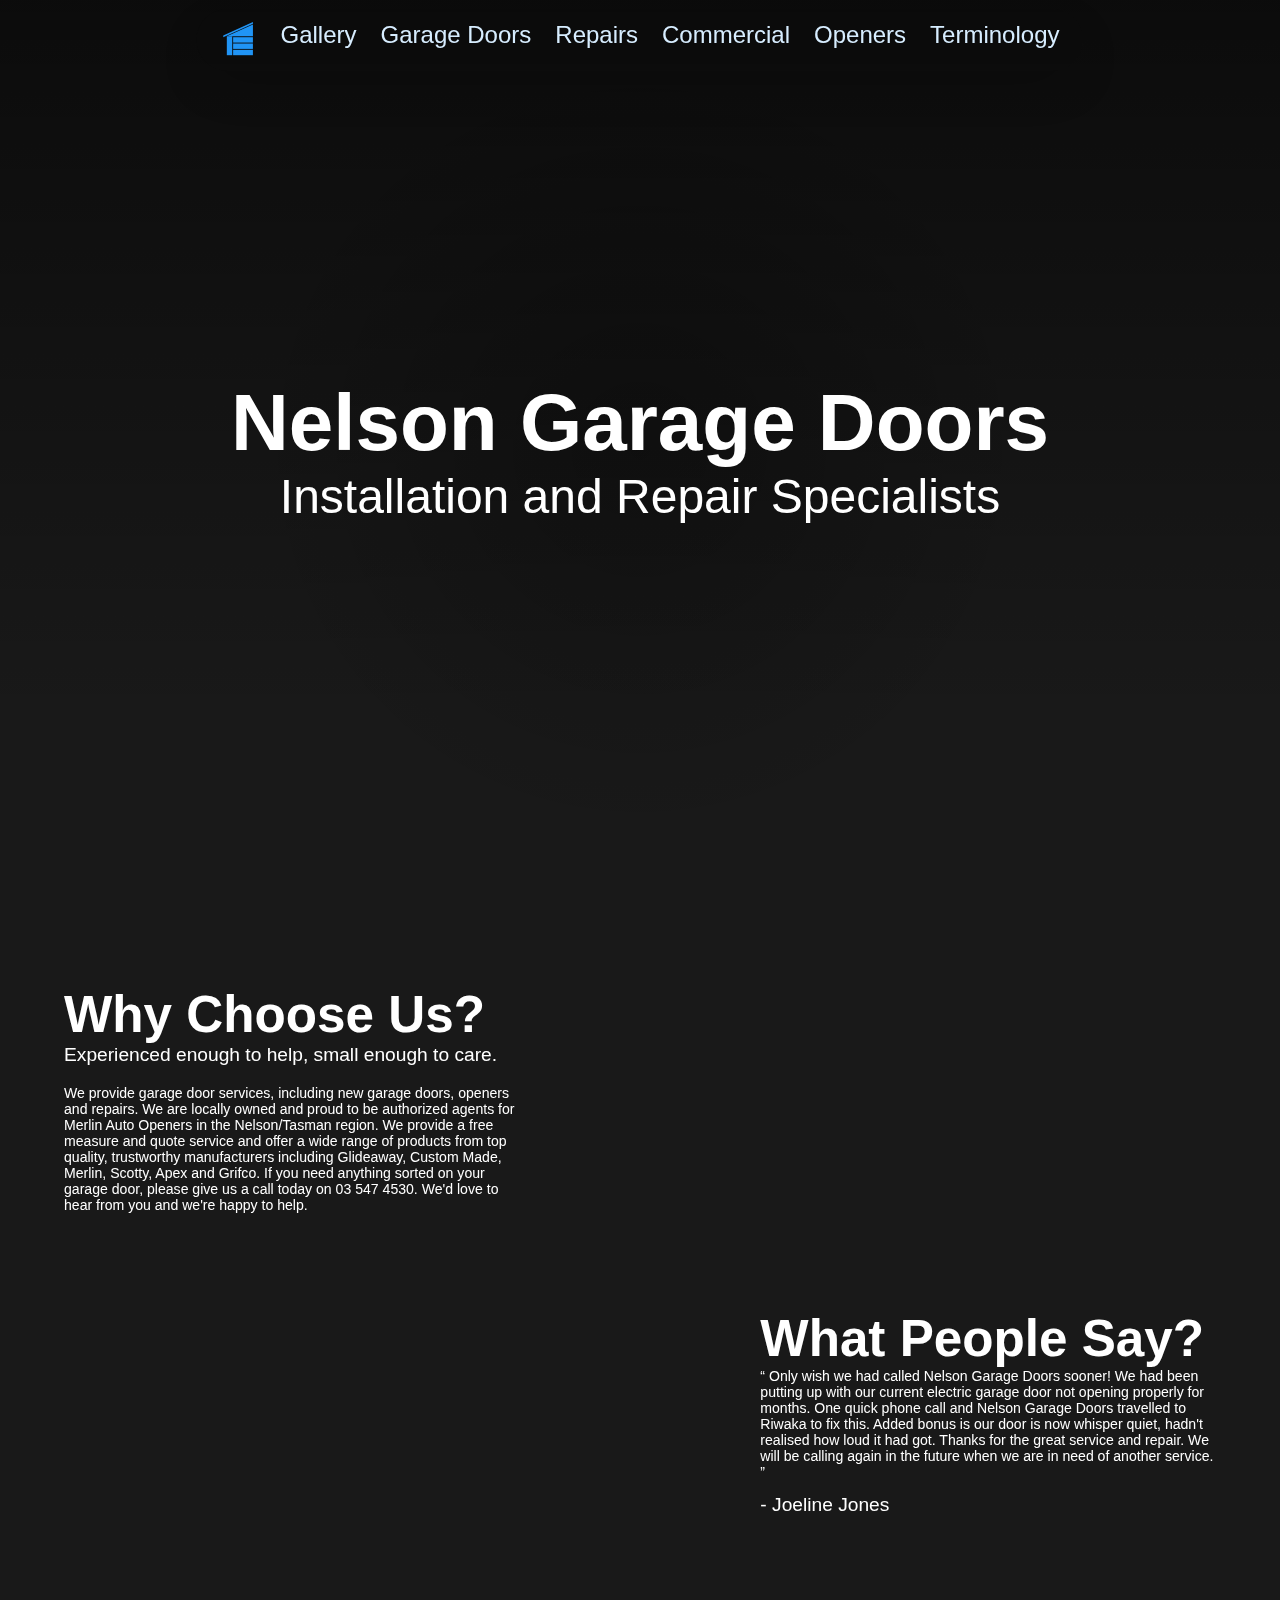
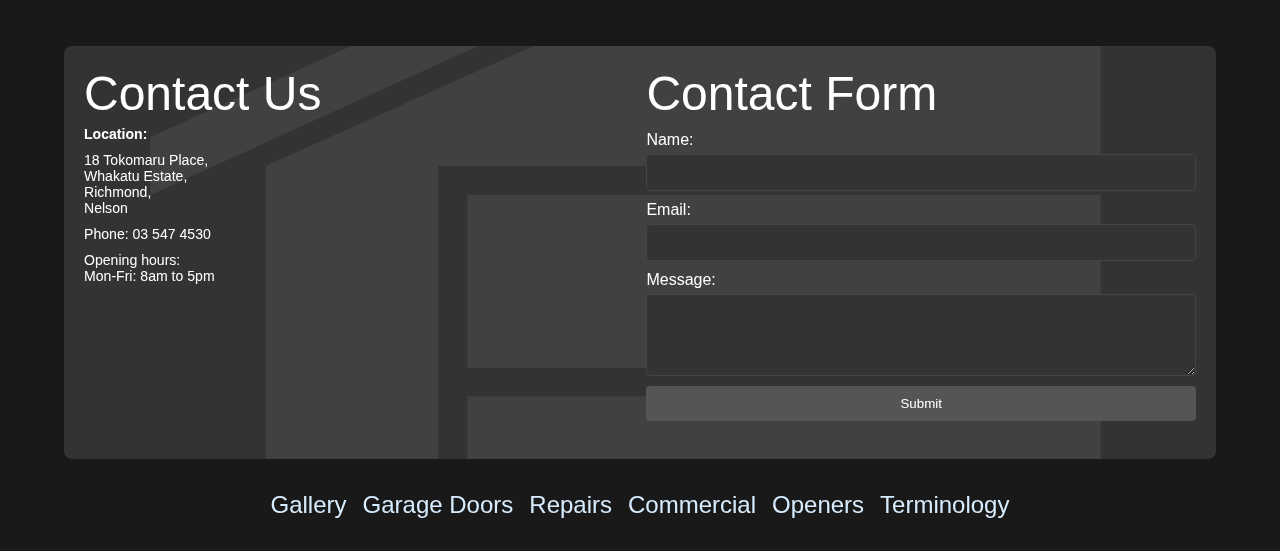
<file: publishing/ngd.html>
<!DOCTYPE html>
<html lang="en">
<head>
    <meta charset="UTF-8">
    <meta name="viewport" content="width=device-width, initial-scale=1.0">
    <title>Nelson Garage Doors</title>
    <link rel="stylesheet" href="style.css">
</head>
<body>
    <header><a href="#"><img src="logo.svg"></a><a href="#">Gallery</a><a href="#">Garage Doors</a><a href="#">Repairs</a><a href="#">Commercial</a><a href="#">Openers</a><a href="#">Terminology</a></header>
    <div id="hero">
        <div id="text">
            <h1>Nelson Garage Doors</h1>
            <h2>Installation and Repair Specialists</h2>
        </div>
        <div id="img1"></div>
        <div id="img2"></div>
    </div>
    <section>
        <div class="row">
            <div class="column">
                <h1>Why Choose Us?</h1>
                <h2>Experienced enough to help, small enough to care.</h2>
                <p>
                    We provide garage door services, including new garage doors, openers and repairs. 
                    We are locally owned and proud to be authorized agents for Merlin Auto Openers in the Nelson/Tasman region.
                    We provide a free measure and quote service and offer a wide range of products from top quality, trustworthy manufacturers including Glideaway, Custom Made, Merlin, Scotty, Apex and Grifco.
                    If you need anything sorted on your garage door, please give us a call today on 03 547 4530.
                    We'd love to hear from you and we're happy to help.
                </p>
            </div>
            <div class="column" style="flex: 1.5">
                <div id="showcaseImage" style="background: url('https://static.wixstatic.com/media/ff54d5_95ad40b4b4004fe0a911917b1222cf7a~mv2.jpg/v1/fill/w_502,h_342,q_90/ff54d5_95ad40b4b4004fe0a911917b1222cf7a~mv2.webp'); background-size: cover; background-position: center;"></div>
            </div>
        </div>
        <div class="row-reverse">
            <div class="column">
                <h1>What People Say?</h1>
                <p><q>
                    Only wish we had called Nelson Garage Doors sooner! We had been putting up with our current electric garage door not opening properly for months. One quick phone call and Nelson Garage Doors travelled to Riwaka to fix this. Added bonus is our door is now whisper quiet, hadn't realised how loud it had got. Thanks for the great service and repair. We will be calling again in the future when we are in need of another service.
                </q></p>
                <h2>- Joeline Jones</h2>
            </div>
            <div class="column" style="flex: 1.5">
                <div id="showcaseImage" style="background: url('https://static.wixstatic.com/media/ff54d5_4142efea1f5243dcb009f2ab10f53f17~mv2.jpg/v1/fit/w_1002,h_503,q_90/ff54d5_4142efea1f5243dcb009f2ab10f53f17~mv2.webp'); background-size: cover; background-position: center; filter:saturate(1.2) contrast(1.1)"></div>
            </div>
        </div>
    </section>
    <section style="margin-bottom: 0; gap: 0px;">
        <div id="contact">
            <div id="contact-bg"></div>
            <div class="row" style="align-items: start;">
                <div class="column">
                    <h3>Contact Us</h3>
                    <p style="font-weight: 700;">Location:</p>
                    <p style="font-weight: 300;">18 Tokomaru Place,<br>Whakatu Estate,<br>Richmond,<br>Nelson</p>
                    <p style="font-weight: 300;"><strong>Phone:</strong> 03 547 4530</p>
                    <p style="font-weight: 300;"><strong>Opening hours:</strong><br>Mon-Fri: 8am to 5pm</p>
                </div>
                <div class="column">
                    <h3>Contact Form</h3>
                    <form id="contactForm">
                        <label for="name">Name:</label>
                        <input type="text" id="name" name="name" required>
                        
                        <label for="email">Email:</label>
                        <input type="email" id="email" name="email" required>
                        
                        <label for="message">Message:</label>
                        <textarea id="message" name="message" rows="4" required></textarea>
                        
                        <button type="submit">Submit</button>
                    </form>
                </div>
            </div>
        </div>
        <div id="links">
            <a href="#">Gallery</a>
            <a href="#">Garage Doors</a>
            <a href="#">Repairs</a>
            <a href="#">Commercial</a>
            <a href="#">Openers</a>
            <a href="#">Terminology</a>
        </div>
    </section>
    <script src="script.js"></script>
</body>
</html>
</file>
<file: style.css>
*,*:after {
    padding: 0;
    margin: 0;
}

html:after{
    content:"";
    background-image:url("images/noise.webp");
    height: 300%;
    width: 300%;
    position: fixed;
    top:0%;
    opacity:0.1;
    animation: animateGrain 8s steps(10) infinite;
    z-index: 10;
    pointer-events: none;
}

@property --colour-one {
  syntax: "<color>";
  inherits: true;
  initial-value: rgba(85,88,244,1);
}

@property --colour-two {
  syntax: "<color>";
  inherits: true;
  initial-value: rgba(236,58,58,1);
}

@keyframes backgroundStartup {
  0%{
    --colour-one: #191919;
    --colour-two: #191919;
  }
  50%{
    --colour-one: #191919;
    --colour-two: #99d8d5;
  }
  70%{
    --colour-one: #191919;
    --colour-two: #99d8d5;
  }
  100%{
    --colour-one: rgba(85,88,244,1);
    --colour-two: rgba(236,58,58,1);
  }
}

@keyframes colourEffect {
  0%{
    --colour-one: rgba(85,88,244,1);
    --colour-two: rgba(236,58,58,1);
  }
  10%{
    --colour-one: #133a94;
    --colour-two: #919bff;
  }
  20%{
    --colour-one: rgba(86,207,102,1);
    --colour-two: rgba(251,27,163,1);
  }
  30%{
    --colour-one: #f9bc2c;
    --colour-two: #f74c06;
  }
  40%{
    --colour-one: #0F2027;
    --colour-two: #2C5364;  
  }
  50%{
    --colour-one: #000000;
    --colour-two: #0f9b0f;  
  }
  60%{
    --colour-one: #FFEDBC;
    --colour-two: #ED4264;  
  }
  70%{
    --colour-one: #DA22FF;
    --colour-two: #9733EE;  
  }
  80%{
    --colour-one: #FFE000;
    --colour-two: #799F0C;  
  }
  90%{
    --colour-one: #e28e1f;
    --colour-two: #191919;
  }
  100%{
    --colour-one: rgba(85,88,244,1);
    --colour-two: rgba(236,58,58,1);
  }
}

html, body {
  height: 100vh;
  margin: 0;
  overflow-x: hidden;
  scroll-behavior: smooth;
}

::-webkit-scrollbar
{
  display: none;
}

::-moz-scrollbar
{
  display: none;
}

@keyframes animateGrain{
    0%, 100% { transform:translate(0, 0) }
    10%{
      transform:translate(-5%,-10%)
    }
    20%{
      transform:translate(-15%,-20%)
    }
    30%{
      transform:translate(-5%,-10%)
    }
    40%{
      transform:translate(-15%,-20%)
    }
    50%{
      transform:translate(-5%,-10%)
    }
    60%{
      transform:translate(-15%,-20%)
    }
    70%{
      transform:translate(-5%,-10%)
    }
    80%{
      transform:translate(-15%,-20%)
    }
    90%{
      transform:translate(-5%,-10%)
    }
    100%{
      transform:translate(-15%,-20%)
    }
}

body{
  background-color: #191919;
  animation: colourEffect 120s ease-in-out both infinite 10s, backgroundStartup 10s ease-in-out 0s;
}

#main {
  height: 100vh;
  display: flex;
  justify-content: center;
  align-items: center;
  position: relative;
  background-color: #191919;
  background: linear-gradient(45deg, var(--colour-one) 0%, var(--colour-two) 100%);
}

#mainSvg{
  height: 100vh;
}

#content {
  width: 100%;
  color: white;
  background-color: #191919;
  z-index: 1;
  padding: 100px;
  padding-bottom: 0px;
  text-wrap:pretty;
}

#content h1{
  font-family: DMSerif;
  margin-bottom: 50px;
  width: calc(100% - 200px);
  font-size: 5rem;
}

.cursor::after{
  content: "_";
  animation: cursorBlink 1s infinite;
}

@keyframes cursorBlink {
  0%{
    content: "_";
  }
  50%{
    content: " ";
  }
  100%{
    content: "_";
  }
}

#content h2{
  font-family: DMSans;
  margin-bottom: 10px;
  width: calc(100% - 200px);
  font-size: 2rem;
  font-weight: 300;
}

#content p{
  font-family: DMSans;
  margin-bottom: 20px;
  width: calc(100% - 200px);
  font-size: 1.25rem;
}

#content q{
  font-family: DMSerif;
  margin-bottom: 50px;
  width: calc(100% - 200px);
  font-size: 4rem;
  font-style: italic;
}

q.textColour{
  padding-right: 10px;
}

.textColour{
  background: -webkit-linear-gradient(var(--colour-one), var(--colour-two));
  background-clip: text;
  -webkit-background-clip: text;
  -webkit-text-fill-color: transparent;
}

.waves{
  transform: translate(-100px,0px);
  margin-top: 30px;
}

#productCarousel{
  width: calc(100% - 200px);
  height: 75px;
  display: flex;
  flex-direction: row;
  gap: 30px;
}

#productCarousel svg{
  fill: var(--colour-two);
  animation: carouselWiggle 2s infinite forwards ease-in-out;
}

#productCarousel svg:nth-of-type(1){ animation-delay: 0; }
#productCarousel svg:nth-of-type(2){ animation-delay: 0.5s; }
#productCarousel svg:nth-of-type(3){ animation-delay: 1s; }
#productCarousel svg:nth-of-type(4){ animation-delay: 1.5s; }
#productCarousel svg:nth-of-type(5){ animation-delay: 2s; }
#productCarousel svg:nth-of-type(6){ animation-delay: 2.5s; }
#productCarousel svg:nth-of-type(7){ animation-delay: 3s; }
#productCarousel svg:nth-of-type(8){ animation-delay: 3.5s; }

@keyframes carouselWiggle{
  0%{
    transform: scale(1) rotate(0);
  }
  25%{
    transform: scale(1.05) rotate(5deg);
  }
  50%{
    transform: scale(0.98) rotate(-1deg);
  }
  75%{
    transform: scale(1) rotate(0);
  }
  100%{
    transform: scale(1) rotate(0);
  }
}

#scrollDownIcon{
  position: absolute;
  width: 50px;
  height: 50px;
  bottom: 10%;
  fill: rgba(255,255,255,0);
  animation: scrollDownBeckon 2s infinite forwards ease-in-out 5s, scrollDownFade 1s forwards ease-out 5s;
  z-index: 5;
  pointer-events: all;
}

@keyframes scrollDownFade {
  0%{
    fill: rgba(255,255,255,0);
  }
  100%{
    fill: rgba(255,255,255,1);
  }
}

@keyframes scrollDownBeckon{
  0%{
    transform: translate(0, 0);
  }
  50%{
    transform: translate(0, 5px);
  }
  100%{
    transform: translate(0, 0);
  }
}

#timeline{
  width: calc(100% - 200px);
}

#timeline text{
  font-family: DMSerif;
}

#timelinePath{
  stroke-dasharray: 3 1;
  stroke-dashoffset: 0;
  animation: timelineSpin 10s forwards infinite linear 0.05s;
}

@keyframes timelineSpin {
  0%{
    stroke-dashoffset: 0;
  }
  100%{
    stroke-dashoffset: -8;
  }
}

.backgroundStar{
  filter: url(#glow);
  animation: starWiggle 10s ease-in-out infinite forwards;
}

@keyframes starWiggle {
  0%{
    transform: translate(0.5px, -0.5px);
  }
  50%{
    transform: translate(-0.5px, 0.5px);
  }
  100%{
    transform: translate(0.5px, -0.5px);
  }
}

.path{
  font-family: DMSerif;
  stroke-dasharray: 0 50;
  animation: dash 1.5s linear forwards;
  letter-spacing: -1px;
}

@keyframes dash {
  0%{
    stroke: #99FFFF00;
    stroke-dasharray: 1 50;
  }
  10%{
    stroke: #99FFFFFF;
    stroke-dashoffset: 0;
    stroke-dasharray: 1 50;
  }
  40% {
    stroke-dasharray: 5 50;
    stroke-dashoffset: 55;
  }
  50%{
    stroke-dasharray: 0 50;
  }
  80%{
    stroke-dashoffset: 55;
    fill: #FFFFFF00;
    filter: none;
  }
  100%{
    fill: #DDEEFF;
    filter: none;
  }
}   

.orbit0{
  font-family: Inter;
  stroke-dasharray: 0 50;
  animation: dashOrbit 1.5s ease-out forwards 1s, breathOrbits 10s ease-in-out forwards infinite;
  letter-spacing: -1px;
  stroke: url(#fadeout);
  z-index:-1;
}

.orbit1{
  font-family: Inter;
  stroke-dasharray: 0 50;
  animation: dashOrbit 1.5s ease-out forwards 1.1s, breathOrbits 10s 0.3s ease-in-out forwards infinite;
  letter-spacing: -1px;
  stroke: rgba(255,255,255,0.3);
  z-index:-1;
}

.orbit2{
  font-family: Inter;
  stroke-dasharray: 0 50;
  animation: dashOrbit 1.5s ease-out forwards 1.2s, breathOrbits 10s 0.6s ease-in-out forwards infinite;
  letter-spacing: -1px;
  stroke: rgba(255,255,255,0.15);
  z-index:-1;
}

.orbit3{
  font-family: Inter;
  stroke-dasharray: 0 50;
  animation: dashOrbit 1.5s ease-out forwards 1.3s, breathOrbits 10s 0.9s ease-in-out forwards infinite;
  letter-spacing: -1px;
  stroke: rgba(255,255,255,0.1);
  z-index:-1;
}

.orbit4{
  font-family: Inter;
  stroke-dasharray: 0 50;
  animation: dashOrbit 1.5s ease-out forwards 1.4s, breathOrbits 10s 1.2s ease-in-out forwards infinite;
  letter-spacing: -1px;
  stroke: rgba(255,255,255,0.025);
  z-index:-1;
}

@keyframes dashOrbit {
  0%{
    stroke-dashoffset: 55;
    fill: none;
    filter: none;
    stroke-dasharray: 0 50;
    stroke: rgba(255,255,255,0);
  }
  100%{
    stroke-dasharray: 50 0;
    fill: none;
    filter: none;
  }
}   

@keyframes breathOrbits{
  0%{
    transform-origin: 160px 90px; 
    transform: rotate(40deg);
  }
  50%{
    transform-origin: 160px 90px; 
    transform: rotate(40deg) scale(1.1);
  }
  100%{
    transform-origin: 160px 90px; 
    transform: rotate(40deg);
  }
}

.footerContainer{
  display: flex;
  justify-content: space-around;
  align-items: stretch;
  height: 300px;
  padding: 100px 100px 0px 100px;
  color: white;
}

.footerContainer .row{
  display: flex;
  flex-direction: column;
  width: 20vw;
}

.footerContainer .row h1{
  font-family: DMSerif;
}

.footerContainer .row h2{
  font-family: DMSerif;
}

.footerContainer a{
  font-family: DMSans;
  font-size: 1.1em;
}

.footerContainer p{
  font-family: DMSans;
}

.footerContainer div{
  font-family: DMSans;
}

.footerContainer input{
  font-family: DMSans;
  color: white;
  background: none;
  outline: none;
  border: none;
  border-bottom: solid #fff 1px;
  font-size: 1em;
  margin-top: 10px;
}

#emailform{
  position: relative;
  width: 300px;
}

#emailform input{
  width: 100%;
}

#amaform{
  position: relative;
  width: 300px;
}

#amaform input{
  width: 100%;
}

#submitButton{
  position: absolute;
  right: 5px;
  top: 50%;
  transform: translate(0, -50%);
  transition: color 0.1s;
}

#submitButton:hover{
  color: var(--colour-two);
}

#CEO{
  margin-top: 10px;
}

.tooltip{
  position: relative;
}

.tooltip .tooltiptext {
  opacity: 0;
  color: #fff;
  text-align: center;
  position: absolute;
  padding: 5px 10px;
  border-radius: 10px;
  top: -0.5ch;
  transform: translate(25ch,0);
  transition: all 0.05s;
}

.tooltip:hover .tooltiptext {
  opacity: 1;
  box-shadow: inset 0 200px 5000px rgba(255, 255, 255, 0.14);
  backdrop-filter: blur(2px);
}

.tooltiptext a {
  color:#919bff;
}

.tooltip .tooltiptext::after {
  content: " ";
  position: absolute;
  top: 50%; 
  left: -10%;
  margin-top: -5px;
  border-width: 5px;
  border-style: solid;
  border-color: transparent white transparent transparent;  
}

#header{
  position: fixed;
  width: 100%;
  height: 50px;
  top:0px;
  left:0px;
  z-index: 100;
  display: flex;
  justify-content: center;
  align-items: end;
  padding-top: 10px;
  gap: 10px;

  #toolbar{
    border-radius: 1000px;
    padding: 0px 10px;
    box-shadow: inset 0 200px 5000px rgba(255, 255, 255, 0.14);
    backdrop-filter: blur(2px); 
  }

  .inactive{
    height: 35px;
    opacity: 0.7;
    transition: opacity 0.1s, transform 0.1s;
  }
  .inactive:hover{
    opacity: 1;
    transform: rotate(5deg);
  }
  .active{
    height: 40px;
  }
}
</file>
<file: miraishi.css>
@font-face {
    font-family: IBM;
    src: url("fonts/IBMPlexMono-Regular.ttf");
}

*,*:after {
    padding: 0;
    margin: 0;
    --edge-padding: 50px;
}

body{
    background-color: #191919;
    height: 100vh;
    width: 100%;

}

#bad{
    color: white;
    font-family: IBM;
    display: flex;
    justify-content: center;
    align-self: center;
    flex-direction: column;
    width: 100%;
    height: 100%;
    text-align: center;
}

.overlay{
    position: absolute;
    top: 0;
    left: 0;
    height: 100%;
    width: 100%;
    background: repeating-linear-gradient(transparent, transparent 5px, #aaaaaa28 5px, #aaaaaa28 6px);
    background-position: 0 0;
    animation: scrollLines 0.1s linear infinite;
    z-index: 5;
    user-select: none;
    pointer-events: none;
}

.container{
    font-family: IBM;
    font-size: 7px;
    color: rgb(16, 224, 16);
    height: calc(100% - var(--edge-padding)*2);
    width: calc(100% - var(--edge-padding)*2);
    padding: var(--edge-padding);
    filter: url(#glow);
}

#console{
    white-space: pre-wrap;
}

#console .darker{
    color: rgba(16, 224, 16, 0.7);
}

.cursor {
    animation: blink 1s step-end infinite;
}

#stageIndicator{
    padding: 5px 10px;
    height: 30px;
    border-radius: 50px;
    border: rgb(16, 224, 16) solid 1px;
    position: absolute;
    bottom: 50px;
    right: 50px;
    display: flex;
    justify-content: center;
    align-items: center;
    opacity: 0.7;
    cursor: pointer;
}

#stageIndicator:hover{
    opacity: 1;
}

#stageIndicator p{
    font-size: 25px;
    color: rgb(16, 224, 16);
    line-height: 0px;
    transform: translate(0px, -1px);
    word-spacing: -5px;
}

#input{
    position: absolute;
    left:-9999px;
}

#console, #hint {
    display: inline;
}

#hint {
    color: rgba(16, 224, 16, 0.5); /* Lighter color for hint */
}

.shareableLink {
    position: absolute;
    left: 50%;
    top:50%;
    transform: translate(-50%, -50%);
    z-index: 10;
    text-align: center;
}

.shareableLink a{
    font-family: IBM;
    font-size: 20px;
    color: rgb(16, 224, 16);
    text-decoration: none;
    display: flex;
    justify-content: center;
    align-items: center;
}

#qrcode{
    border: #10e010 solid 10px;
    border-radius: 10px;
    margin-bottom: 20px;
    width: 512px;
    margin-left:50%;
    transform: translate(-50%, 0);
}

@keyframes blink {
    0% {
        opacity: 1;
    }
    50% {
        opacity: 0;
    }
    100% {
        opacity: 1;
    }
}

@keyframes scrollLines {
    0% {
        background-position: 0 0;
    }
    100% {
        background-position: 0 6px;
    }
}
</file>
<file: projects.css>
*,*:after {
    padding: 0;
    margin: 0;
}

:root {
    --x: 0.5;
    --y: 0.5;
}

html:after{
    content:"";
    background-image:url("images/noise.webp");
    height: 300%;
    width: 300%;
    position: fixed;
    top:0%;
    opacity:0.1;
    animation: animateGrain 8s steps(10) infinite;
    z-index: 10;
    pointer-events: none;
}

@property --colour-one {
  syntax: "<color>";
  inherits: true;
  initial-value: rgba(85,88,244,1);
}

@property --colour-two {
  syntax: "<color>";
  inherits: true;
  initial-value: rgba(236,58,58,1);
}

@keyframes colourEffect {
    0%{
        --colour-one: rgba(85,88,244,1);
        --colour-two: rgba(236,58,58,1);
    }
    10%{
        --colour-one: #133a94;
        --colour-two: #919bff;
    }
    20%{
        --colour-one: rgba(86,207,102,1);
        --colour-two: rgba(251,27,163,1);
    }
    30%{
        --colour-one: #f9bc2c;
        --colour-two: #f74c06;
    }
    40%{
        --colour-one: #0F2027;
        --colour-two: #2C5364;  
    }
    50%{
        --colour-one: #000000;
        --colour-two: #0f9b0f;  
    }
    60%{
        --colour-one: #FFEDBC;
        --colour-two: #ED4264;  
    }
    70%{
        --colour-one: #DA22FF;
        --colour-two: #9733EE;  
    }
    80%{
        --colour-one: #FFE000;
        --colour-two: #799F0C;  
    }
    90%{
        --colour-one: #e28e1f;
        --colour-two: #191919;
    }
    100%{
        --colour-one: rgba(85,88,244,1);
        --colour-two: rgba(236,58,58,1);
    }
}

html, body {
height: 100vh;
margin: 0;
overflow-x: hidden;
scroll-behavior: smooth;
}

::-webkit-scrollbar
{
display: none;
}

::-moz-scrollbar
{
display: none;
}

@keyframes animateGrain{
    0%, 100% { transform:translate(0, 0) }
    10%{
      transform:translate(-5%,-10%)
    }
    20%{
      transform:translate(-15%,-20%)
    }
    30%{
      transform:translate(-5%,-10%)
    }
    40%{
      transform:translate(-15%,-20%)
    }
    50%{
      transform:translate(-5%,-10%)
    }
    60%{
      transform:translate(-15%,-20%)
    }
    70%{
      transform:translate(-5%,-10%)
    }
    80%{
      transform:translate(-15%,-20%)
    }
    90%{
      transform:translate(-5%,-10%)
    }
    100%{
      transform:translate(-15%,-20%)
    }
}

html{
    background-color: #191919;
}

body{
    animation: colourEffect 120s ease-in-out both infinite;
}

#header{
    position: fixed;
    width: 100%;
    height: 50px;
    top:0px;
    left:0px;
    z-index: 100;
    display: flex;
    justify-content: center;
    align-items: end;
    padding-top: 10px;
    gap: 10px;

    #toolbar{
        border-radius: 1000px;
        padding: 0px 10px;
        box-shadow: inset 0 200px 5000px rgba(255, 255, 255, 0.14);
        backdrop-filter: blur(2px); 
    }

    .inactive{
        height: 35px;
        opacity: 0.7;
        transition: opacity 0.1s, transform 0.1s;
    }
    .inactive:hover{
        opacity: 1;
        transform: rotate(5deg);
    }
    .active{
        height: 40px;
    }
}
.footerContainer{
    display: flex;
    justify-content: space-around;
    align-items: stretch;
    height: 300px;
    padding: 100px 100px 0px 100px;
    color: white;
}

.footerContainer .row{
display: flex;
flex-direction: column;
width: 20vw;
}

.footerContainer .row h1{
font-family: DMSerif;
}

.footerContainer .row h2{
font-family: DMSerif;
}

.footerContainer a{
font-family: DMSans;
font-size: 1.1em;
}

.footerContainer p{
font-family: DMSans;
}

.footerContainer div{
font-family: DMSans;
}

.footerContainer input{
font-family: DMSans;
color: white;
background: none;
outline: none;
border: none;
border-bottom: solid #fff 1px;
font-size: 1em;
margin-top: 10px;
}

#emailform{
position: relative;
width: 300px;
}

#emailform input{
width: 100%;
}

#amaform{
position: relative;
width: 300px;
}

#amaform input{
width: 100%;
}

#submitButton{
position: absolute;
right: 5px;
top: 50%;
transform: translate(0, -50%);
transition: color 0.1s;
}

#submitButton:hover{
color: var(--colour-two);
}

.textColour{
    background: -webkit-linear-gradient(var(--colour-one), var(--colour-two));
    background-clip: text;
    -webkit-background-clip: text;
    -webkit-text-fill-color: transparent;
}

#CEO{
margin-top: 10px;
}

.tooltip{
position: relative;
}

.tooltip .tooltiptext {
opacity: 0;
color: #fff;
text-align: center;
position: absolute;
padding: 5px 10px;
border-radius: 10px;
top: -0.5ch;
transform: translate(25ch,0);
transition: all 0.05s;
}

.tooltip:hover .tooltiptext {
opacity: 1;
box-shadow: inset 0 200px 5000px rgba(255, 255, 255, 0.14);
backdrop-filter: blur(2px);
}

.tooltiptext a {
color:#919bff;
}

.tooltip .tooltiptext::after {
content: " ";
position: absolute;
top: 50%; 
left: -10%;
margin-top: -5px;
border-width: 5px;
border-style: solid;
border-color: transparent white transparent transparent;  
}

@property --gradient-opacity{
    syntax: '<number>';
    inherits: true;
    initial-value: 0;
}

#hero{
    --gradient-opacity: 0;
    --max-height: 4em;
    position: relative;
    width: 95vw;
    height: 95vh;
    margin: 2.5vh 2.5vw;
    border-radius: 25px;
    background: linear-gradient(42deg, rgba(238,115,63,1) 0%, rgba(55,9,98,1) 100%);
    overflow: hidden;
    transition: --gradient-opacity 0.5s;

    #right-arrow{
        position: absolute;
        top:50%;
        right:2.5%;
        transform: translate(0, -50%);
        transition: transform 0.2s;
        z-index: 2;
        color:white;
        width: 1.5em;
        height: 1.5em;
        display: flex;
        align-items: center;
        justify-content: center;
        border-radius: 50%;
        text-align: center;
        font-size: 5em;
        user-select: none;
        font-family: DMSerif;
        cursor:pointer;
    }
    #right-arrow:hover{
        transform: translate(0, -50%) scale(1.1);
    }

    #left-arrow{
        position: absolute;
        top:50%;
        left:2.5%;
        transform: translate(0, -50%);
        z-index: 2;
        color:white;
        font-size: 5em;
        user-select: none;
        font-family: DMSerif;
        cursor:pointer;
    }
    #left-arrow:hover{
        transform: translate(0, -50%) scale(1.1);
    }

    #background{
        transform-style: preserve-3d;
        position: absolute;
        top: -2.5%;
        left: -2.5%;
        width: 105%;
        height: 105%;
        background: url(projects/OnRoadsBetween/Background.webp) 50% 50%;
        background-size: cover;
        background-position: center;
        filter: blur(5px);
        transition: filter 0.5s;
    }

    #foreground{
        position: absolute;
        top: -2.5%;
        left: -2.5%;
        width: 105%;
        height: 105%;
        background: url(projects/OnRoadsBetween/Foreground.webp) 50% 50%;
        background-size: cover;
        background-position: center;
        z-index: 1;
        transform: rotateX(calc((var(--y) - 0.5) * 25deg)) rotateY(calc((var(--x) - 0.5) * -25deg));
    }

    #next-background{
        transform-style: preserve-3d;
        position: absolute;
        top: -2.5%;
        left: -2.5%;
        width: 105%;
        height: 105%;
        background: url(projects/OnRoadsBetween/Background.webp) 50% 50%;
        background-size: cover;
        background-position: center;
        filter: blur(5px);
        transition: filter 0.5s;
    }

    #next-foreground{
        position: absolute;
        top: -2.5%;
        left: -2.5%;
        width: 105%;
        height: 105%;
        background: url(projects/OnRoadsBetween/Foreground.webp) 50% 50%;
        background-size: cover;
        background-position: center;
        z-index: 1;
        transform: translate(100vw,0);
    }

    #blurb{
        position: absolute;
        z-index: 5;
        bottom: 5%;
        left:50%;
        transform: translate(-50%, 0);

        color: white;
        font-family: DMSans;

        transition: max-height 0.5s;
        max-height: 0px;

        overflow: hidden;
        text-align: center;
        pointer-events: none;
    }

    #gradient{
        position: absolute;
        background: linear-gradient(0deg, rgba(0,0,0,var(--gradient-opacity)) 0%, rgba(0,0,0,0) 25%);
        width: 100%;
        height: 100%;
        z-index: 4;
        pointer-events: none;
    }
}

#hero:hover{
    --gradient-opacity: 0.5;
    #background{
        filter: blur(0px);
    }
    #next-background{
        filter: blur(0px);
    }
    #blurb{
        max-height: var(--max-height);
    }
}

@keyframes backgroundAnimation{
    0%{
        transform: rotate(0.5deg);
    }
    50%{
        transform: rotate(-0.5deg);
    }
    100%{
        transform: rotate(0.5deg);
    }
}
</file>
<file: team.css>
*,*:after {
    padding: 0;
    margin: 0;
}

html:after{
    content:"";
    background-image:url("images/noise.webp");
    height: 300%;
    width: 300%;
    position: fixed;
    top:0%;
    opacity:0.1;
    animation: animateGrain 8s steps(10) infinite;
    z-index: 10;
    pointer-events: none;
}

@property --colour-one {
  syntax: "<color>";
  inherits: true;
  initial-value: rgba(85,88,244,1);
}

@property --colour-two {
  syntax: "<color>";
  inherits: true;
  initial-value: rgba(236,58,58,1);
}

@keyframes colourEffect {
    0%{
        --colour-one: rgba(85,88,244,1);
        --colour-two: rgba(236,58,58,1);
    }
    10%{
        --colour-one: #133a94;
        --colour-two: #919bff;
    }
    20%{
        --colour-one: rgba(86,207,102,1);
        --colour-two: rgba(251,27,163,1);
    }
    30%{
        --colour-one: #f9bc2c;
        --colour-two: #f74c06;
    }
    40%{
        --colour-one: #0F2027;
        --colour-two: #2C5364;  
    }
    50%{
        --colour-one: #000000;
        --colour-two: #0f9b0f;  
    }
    60%{
        --colour-one: #FFEDBC;
        --colour-two: #ED4264;  
    }
    70%{
        --colour-one: #DA22FF;
        --colour-two: #9733EE;  
    }
    80%{
        --colour-one: #FFE000;
        --colour-two: #799F0C;  
    }
    90%{
        --colour-one: #e28e1f;
        --colour-two: #191919;
    }
    100%{
        --colour-one: rgba(85,88,244,1);
        --colour-two: rgba(236,58,58,1);
    }
}

html, body {
height: 100vh;
margin: 0;
overflow-x: hidden;
scroll-behavior: smooth;
}

::-webkit-scrollbar
{
display: none;
}

::-moz-scrollbar
{
display: none;
}

@keyframes animateGrain{
    0%, 100% { transform:translate(0, 0) }
    10%{
      transform:translate(-5%,-10%)
    }
    20%{
      transform:translate(-15%,-20%)
    }
    30%{
      transform:translate(-5%,-10%)
    }
    40%{
      transform:translate(-15%,-20%)
    }
    50%{
      transform:translate(-5%,-10%)
    }
    60%{
      transform:translate(-15%,-20%)
    }
    70%{
      transform:translate(-5%,-10%)
    }
    80%{
      transform:translate(-15%,-20%)
    }
    90%{
      transform:translate(-5%,-10%)
    }
    100%{
      transform:translate(-15%,-20%)
    }
}

html{
    background-color: #191919;
}

body{
    background: linear-gradient(to right, 
  rgba(255, 99, 71, 0.6) 0%,  /* Soft red with opacity */
  rgba(255, 99, 71, 0.4) 10%, 
  rgba(255, 99, 71, 0.2) 30%, 
  #191919 50%,  /* Dark center */
  rgba(144, 238, 144, 0.2) 70%, /* Soft green with opacity */
  rgba(144, 238, 144, 0.4) 90%, 
  rgba(144, 238, 144, 0.6) 100%); /* Full opacity green */
    animation: colourEffect 120s ease-in-out both infinite;
}

#header{
    position: fixed;
    width: 100%;
    height: 50px;
    top:0px;
    left:0px;
    z-index: 100;
    display: flex;
    justify-content: center;
    align-items: end;
    padding-top: 10px;
    gap: 10px;

    #toolbar{
        border-radius: 1000px;
        padding: 0px 10px;
        box-shadow: inset 0 200px 5000px rgba(255, 255, 255, 0.14);
        backdrop-filter: blur(2px); 
    }

    .inactive{
        height: 35px;
        opacity: 0.7;
        transition: opacity 0.1s, transform 0.1s;
    }
    .inactive:hover{
        opacity: 1;
        transform: rotate(5deg);
    }
    .active{
        height: 40px;
    }
}

#info{
    position: absolute;
    width: 100%;
    height: 100%;
    display: flex;
    flex-direction: column;
    justify-content: center;
    align-items: center;
    color: white;
    user-select: none;
}

#info h1{
    font-family: DMSerif;
    opacity: 0;
    transition: opacity 0.5s;
}

#info p{
    font-family: Roboto;
    opacity: 0;
    transition: opacity 0.5s;
}

#main{
    width: 100%;
    height: 100%;
    opacity: 0;
    transition: opacity 0.5s;
    user-select: none;
}

.textColour{
    background: -webkit-linear-gradient(var(--colour-one), var(--colour-two));
    background-clip: text;
    -webkit-background-clip: text;
    -webkit-text-fill-color: transparent;
}

@property --image-url{
    syntax: "<url>";
    inherits: true;
    initial-value: url("foreground.webp");
}

@property --background-image-url{
    syntax: "<url>";
    inherits: true;
    initial-value: url("background.webp");
}


/* Card Styles */
.card {
    height: 75vh;
    aspect-ratio: 2/3;
    background: linear-gradient(0deg, rgba(0,0,0,0.5) 0%, rgba(0,0,0,0) 50%), var(--image-url);
    background-size: cover;
    background-position: center;
    border-radius: 50px;
    color: white;   
    position: relative;
    transform-style: preserve-3d;
    transition: transform 0.1s ease-out;
    overflow: visible;
    z-index: 10;
    transform-origin: 0% 0%;
    left: 50%;
    top: 50%;
    transform: translate(-50%, -50%);
}

.card.inactiveCard{
    filter: blur(2px) brightness(0.5);
    position: absolute;
    z-index: 0;
    transform: translate(-50%, -50%);
    pointer-events: none;
}

.card .shine{
    height: 100%;
    width: 100%;
    position: absolute;
    border-radius: 50px;
}

.card .background{
    height: 100%;
    width: 100%;
    position: absolute;
    border-radius: 50px;
    transform: translateZ(-40px);
    background: var(--background-image-url);
    background-size: cover;
    background-position: center;
}

.card .border1{
    height: 102%;
    width: 102%;
    top:-1%;
    left:-1%;
    position: absolute;
    border-radius: 50px;
    border: solid white 1px;
    z-index: 10;
    transform: translateZ(0px);
    opacity: 0;
    transition: opacity 0.1s;
}

.card .border2{
    height: 102%;
    width: 102%;
    top:-1%;
    left:-1%;
    position: absolute;
    border-radius: 50px;
    border: solid rgba(255, 255, 255, 0.666) 1px;
    z-index: 10;
    transform: translateZ(-20px);
    opacity: 0;
    transition: opacity 0.1s;
}

.card .border3{
    height: 102%;
    width: 102%;
    top:-1%;
    left:-1%;
    position: absolute;
    border-radius: 50px;
    border: solid rgba(255, 255, 255, 0.333) 1px;
    z-index: 10;
    transform: translateZ(-40px);
    opacity: 0;
    transition: opacity 0.1s;
}

.card:hover{
    .border1{
        opacity: 1;
        transition: opacity 0.5s;
    }
    .border2{
        opacity: 1;
        transition: opacity 0.5s;
    }
    .border3{
        opacity: 1;
        transition: opacity 0.5s;
    }
    h1{
        transform: translateZ(30px) translateY(calc(-1 * var(--text-position))); 
    }
    p{
        height: calc(1em + var(--text-position));
    }
    h1::before{
        background-color: var(--neon);
        box-shadow: 0 0 25px 2.5px var(--neon-glow);
        animation: jitter infinite 0.4s forwards 0.1s;
        transform: translate(0, 0);
    }
}

/* Text Styles */
.card h1 {
    font-family: 'Montserrat', sans-serif;
    position: absolute;
    bottom: 10%; /* Position it above the bottom */
    left: 7.5%;
    z-index: 2; /* Ensure it appears above the background */
    transform: translateZ(30px); /* Move it away from the viewer */
    transition: transform 0.3s ease-out; /* Smooth transition on transform */
    font-size: 3vh;
}

@property --neon {
    syntax: "<color>";
    inherits: true;
    initial-value: #9461fd;
}

@property --neon-glow {
    syntax: "<color>";
    inherits: true;
    initial-value: #4003e6;
}

@property --neon-position {
    syntax: "<percentage>";
    inherits: true;
    initial-value: -40%;
}

@property --text-position {
    syntax: "<length>";
    inherits: true;
    initial-value: 10vh;
}

.card h1::before{
    content: '';
    width: 100%;
    height: 100%;
    background-color: rgba(233, 236, 26, 0);
    display: block;
    position: absolute;
    top: 0px;
    left: -5px;
    z-index: -1;
    border-radius: 5px;
    padding: 0px 5px;
    transform: translate(var(--neon-position), 0);
    transition: background-color 0.1s ease-out, transform 0.025s linear;
}

@keyframes jitter {
    0%{
        transform: translate(-1px,0);
    }
    10%{
        transform: translate(-0.5px,1px);
    }
    20%{
        transform: translate(-1px,0);
    }
    30%{
        transform: translate(-0.6px,0.9px);
    }
    40%{
        transform: translate(-1.1px,-0.3px);
    }
    50%{
        transform: translate(-0.6px,0.9px);
    }
    60%{
        transform: translate(3px,-0.3px);
    }
    70%{
        transform: translate(-0.1px,0.2px);
    }
    80%{
        transform: translate(-0.6px,0.9px);
    }
    90%{
        transform: translate(3px,-0.3px);
    }
    100%{
        transform: translate(-0.1px,0.2px);
    }
}

.card p {
    font-family: 'DM Sans', sans-serif;
    font-style: italic;
    font-size: 1em;
    position: absolute;
    bottom: 7.5%; /* Position it above the bottom */
    left: 7.5%;
    z-index: 1; /* Ensure it appears above the background but below the h1 */
    transform: translateZ(20px); /* Move it away from the viewer */
    transition: transform 0.3s ease-out, height 0.3s ease-out; /* Smooth transition on transform */
    overflow: hidden;
    width: 85%;
    height: 1.2em;
    font-size: 1.5vh;
}

.footerContainer{
    display: flex;
    justify-content: space-around;
    align-items: stretch;
    height: 300px;
    padding: 100px 100px 0px 100px;
    color: white;
}

.footerContainer .row{
display: flex;
flex-direction: column;
width: 20vw;
}

.footerContainer .row h1{
font-family: DMSerif;
}

.footerContainer .row h2{
font-family: DMSerif;
}

.footerContainer a{
font-family: DMSans;
font-size: 1.1em;
}

.footerContainer p{
font-family: DMSans;
}

.footerContainer div{
font-family: DMSans;
}

.footerContainer input{
font-family: DMSans;
color: white;
background: none;
outline: none;
border: none;
border-bottom: solid #fff 1px;
font-size: 1em;
margin-top: 10px;
}

#emailform{
position: relative;
width: 300px;
}

#emailform input{
width: 100%;
}

#amaform{
position: relative;
width: 300px;
}

#amaform input{
width: 100%;
}

#submitButton{
position: absolute;
right: 5px;
top: 50%;
transform: translate(0, -50%);
transition: color 0.1s;
}

#submitButton:hover{
color: var(--colour-two);
}

#CEO{
margin-top: 10px;
}

.tooltip{
position: relative;
}

.tooltip .tooltiptext {
opacity: 0;
color: #fff;
text-align: center;
position: absolute;
padding: 5px 10px;
border-radius: 10px;
top: -0.5ch;
transform: translate(25ch,0);
transition: all 0.05s;
}

.tooltip:hover .tooltiptext {
opacity: 1;
box-shadow: inset 0 200px 5000px rgba(255, 255, 255, 0.14);
backdrop-filter: blur(2px);
}

.tooltiptext a {
color:#919bff;
}

.tooltip .tooltiptext::after {
content: " ";
position: absolute;
top: 50%; 
left: -10%;
margin-top: -5px;
border-width: 5px;
border-style: solid;
border-color: transparent white transparent transparent;  
}

#page{
    width: 100vw;
    background-color: #191919;
    color: white;
    font-family: DMSans;
    flex-direction: column;
    position: absolute;
    padding-top: 25px;

    .divider{
        width: 95vw;
        height: 2px;
        background-color: white;
        margin: 10px 2.5vw;
    }

    .section{
        display: flex;
        flex-direction: row;
        justify-content: space-between;
        margin: 1vh 3vw;

        .column{
            display: flex;
            flex-direction: column;
        }

        h1{
            font-family: Roboto;
            font-size: 3em;
        }

        p{
            max-width: 30vw;
            font-style: italic;
            font-family: DMSans;
            font-weight: 250;
        }

        img{
            border-radius: 15px;
            filter:opacity(0.6);
            transition: filter 0.3s;
        }
        img:hover{
            filter:opacity(1);
        }
    
        ul{
            margin-left: 35px;
        }
    }
}
</file>
<file: publishing/style.css>
*,*:after {
    padding: 0;
    margin: 0;
}

::-webkit-scrollbar {
    display: none;
}

html{
    overflow-y: scroll;
}

body{
    background-color: #191919;
    width: 100%;
    overflow-x: hidden;
}

#hero{
    width: 100%;
    height: 100vh;
    position: relative;
    #text{
        color: white;
        position: absolute;
        text-align: center;
        width: max-content;
        z-index: 1;
        left:50%;
        top:50%;
        transform: translate(-50%, -50%);
        h1{
            font-size: min(8vw, 5em);
            font-family: 'Segoe UI', Tahoma, Geneva, Verdana, sans-serif;
        }
        h2{
            font-size: min(5vw, 3em);
            font-family:'Segoe UI', Tahoma, Geneva, Verdana, sans-serif;
            font-weight: 200;
        }
    }
}

#hero::after{
    content: " ";
    display: block;
    position: absolute;
    width: 100%;
    height: 100%;
    background: linear-gradient(180deg, rgba(0, 0, 0, 0.548) 0%, rgba(0,0,0,0) 80%), radial-gradient(circle, rgba(0, 0, 0, 0.267) 0%, rgba(0,0,0,0) 50%);
}

#img1{
    position: absolute;
    width: 100%;
    height: 100%;
    background-image: url("https://static.wixstatic.com/media/7540a66fadec4af4923b8edb5477a575.jpg/v1/fill/w_1903,h_843,al_c,q_85,usm_0.66_1.00_0.01,enc_avif,quality_auto/7540a66fadec4af4923b8edb5477a575.jpg");
    background-size: cover;
    background-position: center;
    background-repeat: no-repeat;
    opacity: 1;
}

#img2{
    position: absolute;
    width: 100%;
    height: 100%;
    background-image: url("https://static.wixstatic.com/media/ff54d5_cb5873f1a94943bc85ef589dd8a78aa0~mv2.jpg/v1/fill/w_1740,h_771,al_c,q_85,enc_avif,quality_auto/ff54d5_cb5873f1a94943bc85ef589dd8a78aa0~mv2.jpg");
    background-size: cover;
    background-position: center;
    background-repeat: no-repeat;
    opacity: 0;
}

header{
    position: fixed;
    z-index: 10;
    top: 1vh;
    left: 50%;
    transform: translate(-50%, 0);
    display: flex;
    gap: 1.5em;
    padding: 0.75em 1.5em 0.5em 1.5em;
    border-radius: 10em;
    box-shadow: rgba(0, 0, 0, 0.2) 0px 18px 50px -10px;
    backdrop-filter: brightness(0.9) blur(2px);
    text-wrap: nowrap;
    max-width: 100%;
    transition: max-width 1s;
    a{
        font-size: 1.5em;
        font-family: 'Segoe UI', Tahoma, Geneva, Verdana, sans-serif;
        color:rgb(215, 237, 255);
        font-style: normal;
        text-decoration: none;
        transition: color 0.3s, transform 0.3s;
        transition: opacity 1s;
    }
    a:hover{
        color:white;
        transform: scale(1.05);
    }
    img{
        height: 1.5em;
        transition: filter 0.3s;
    }
    img:hover{
        filter: saturate(0) brightness(2);
    }
}

section{
    color: white;
    display: flex;
    flex-direction: column;
    margin: 5vw;
    gap: 1vw;
    font-family: 'Segoe UI', Tahoma, Geneva, Verdana, sans-serif;
    .row{
        display: flex;
        flex-direction: row;
        flex: 1;
        gap: 1vw;
        margin-bottom: 2vh;
        align-items: center;
    } 
    .row-reverse{
        display: flex;
        flex-direction: row-reverse;
        flex: 1;
        gap: 1vw;
        margin-bottom: 2vh;
        align-items: center;
    } 
    .column{
        display: flex;
        flex-direction: column;
        flex: 1;
    } 
    h1{
        font-size: min(4vw, 6em);
    }
    h2{
        font-size: min(1.5vw, 2.5em);
        margin-bottom: 1em;
        font-weight: 200;
    }
    p{
        font-size: min(1.1vw, 1.25em);
        margin-bottom: 1em;
    }
    #showcaseImage{
        width: 100%;
        aspect-ratio: 12/5;
        border-radius: 1vw;
    }
    .emphasis{
        color: rgb(103, 178, 240);
        font-style: italic;
    }
}

#links{
    display: flex;
    flex-direction: row;
    gap: 1em;
    justify-content: center;
    margin: 2em;
    a{
        font-size: 1.5em;
        font-family: 'Segoe UI', Tahoma, Geneva, Verdana, sans-serif;
        color:rgb(215, 237, 255);
        font-style: normal;
        text-decoration: none;
        transition: color 0.3s, transform 0.3s;
    }
    a:hover{
        color:white;
        transform: scale(1.05);
    }
}

#contact-bg{
    position: absolute;
    top:0;
    left: 0;
    width: 100%;
    height: 100%;
    background-image: url("logo.svg");
    background-position: 0,0;
    background-size: 100%;
    background-repeat: no-repeat;
    filter: saturate(0.0) brightness(0.5);
    z-index: 0;
}

#contact {
    position: relative;
    overflow: hidden;
    color: white;
    padding: 20px;
    background-color: #333;
    border-radius: 8px;
    font-family: 'Segoe UI', Tahoma, Geneva, Verdana, sans-serif;
    z-index: 0;
}

#contact h2, #contact h3 {
    margin-top: 0;
    font-family: 'Segoe UI', Tahoma, Geneva, Verdana, sans-serif;
    font-style: normal;
    font-weight: 500;
    font-size: 3em;
    z-index: 1;
}

#contact p {
    margin: 5px 0;
    font-family: 'Segoe UI', Tahoma, Geneva, Verdana, sans-serif;
    z-index: 1;
}

#contactForm {
    display: flex;
    flex-direction: column;
    z-index: 2;
}

#contactForm label {
    margin-top: 10px;
    font-family: 'Segoe UI', Tahoma, Geneva, Verdana, sans-serif;
}

#contactForm input, #contactForm textarea {
    padding: 10px;
    margin-top: 5px;
    border: 1px solid #444;
    border-radius: 4px;
    background-color: #333;
    color: white;
    font-family: 'Segoe UI', Tahoma, Geneva, Verdana, sans-serif;
}

#contactForm button {
    margin-top: 10px;
    padding: 10px;
    border: none;
    border-radius: 4px;
    background-color: #555;
    color: white;
    cursor: pointer;
    font-family: 'Segoe UI', Tahoma, Geneva, Verdana, sans-serif;
}

#contactForm button:hover {
    background-color: #666;
}

@media (max-aspect-ratio: 1/1){
    header{
        padding: 0.5em 0.75em;
        max-width: 2.25em;
        a:not(:has(img)){
            opacity: 0;
            transition: opacity 0.1s;
        }
    }
    section, .row, .row-reverse{
        flex-direction: column !important;
    }
    #showcaseImage{
        height: 300px !important;
    }
    section{
        h1{
            font-size: min(10vw, 5em) !important;
        }
        h2{
            font-size: min(3.5vw, 2.5em) !important;
        }
        p{
            font-size: min(2.5vw, 1.25em) !important;
        }
    }

}
</file>
<file: fonts.css>
@font-face {
    font-family: Slick;
    src: url("fonts/ITC-Avant-Garde-Gothic-Pro.ttf");
}

@font-face {
    font-family: Inconsolata;
    src: url("fonts/Inconsolata-Regular.otf");
}

@font-face {
  font-family: Inter;
  src: url("fonts/AzeretMono-VariableFont_wght.ttf");
}

@font-face {
  font-family: Roboto;
  src: url("fonts/Roboto-Regular.ttf");
}

@font-face {
  font-family: DMSerif;
  src: url("fonts/DMSerifText-Regular.ttf");
}

@font-face {
  font-family: Monsterrat;
  src: url("fonts/Montserrat-VariableFont_wght.ttf");
}

@font-face {
  font-family: DMSans;
  src: url("fonts/DMSans-VariableFont.ttf");
}
</file>
